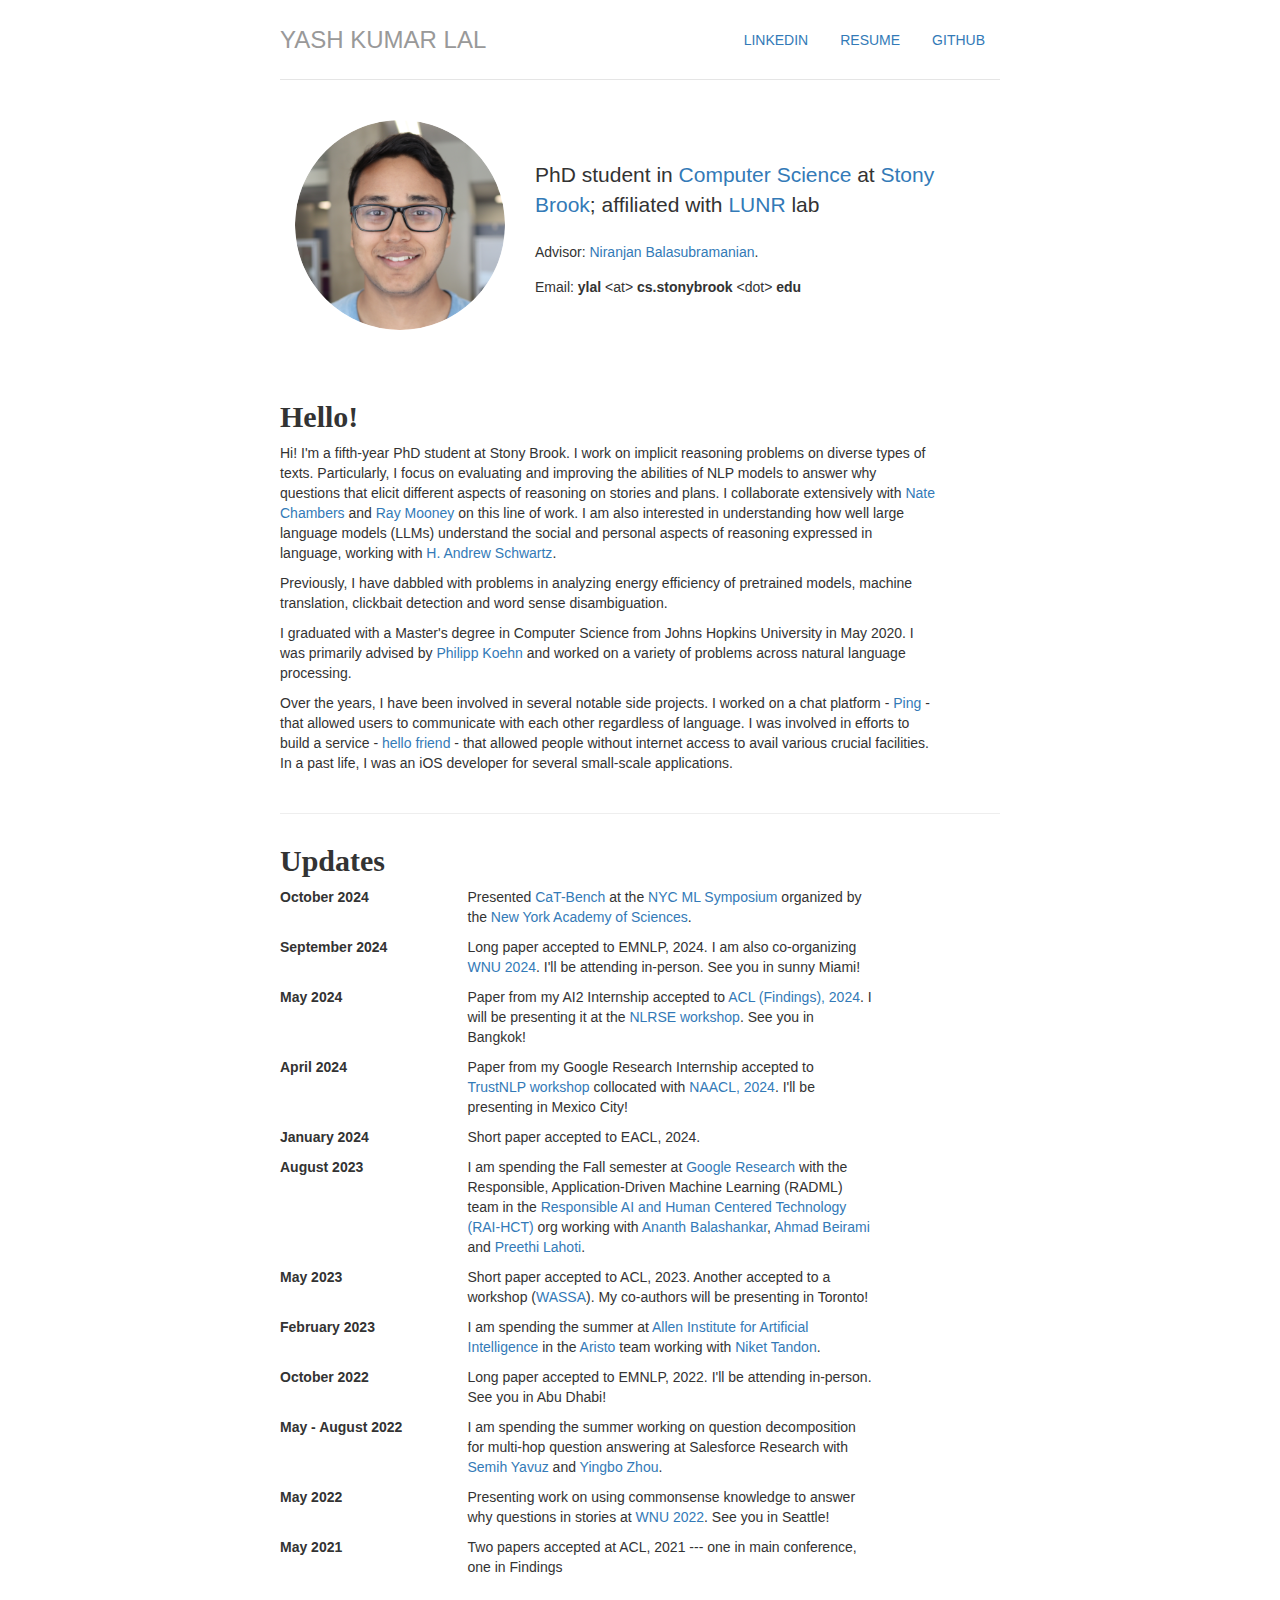
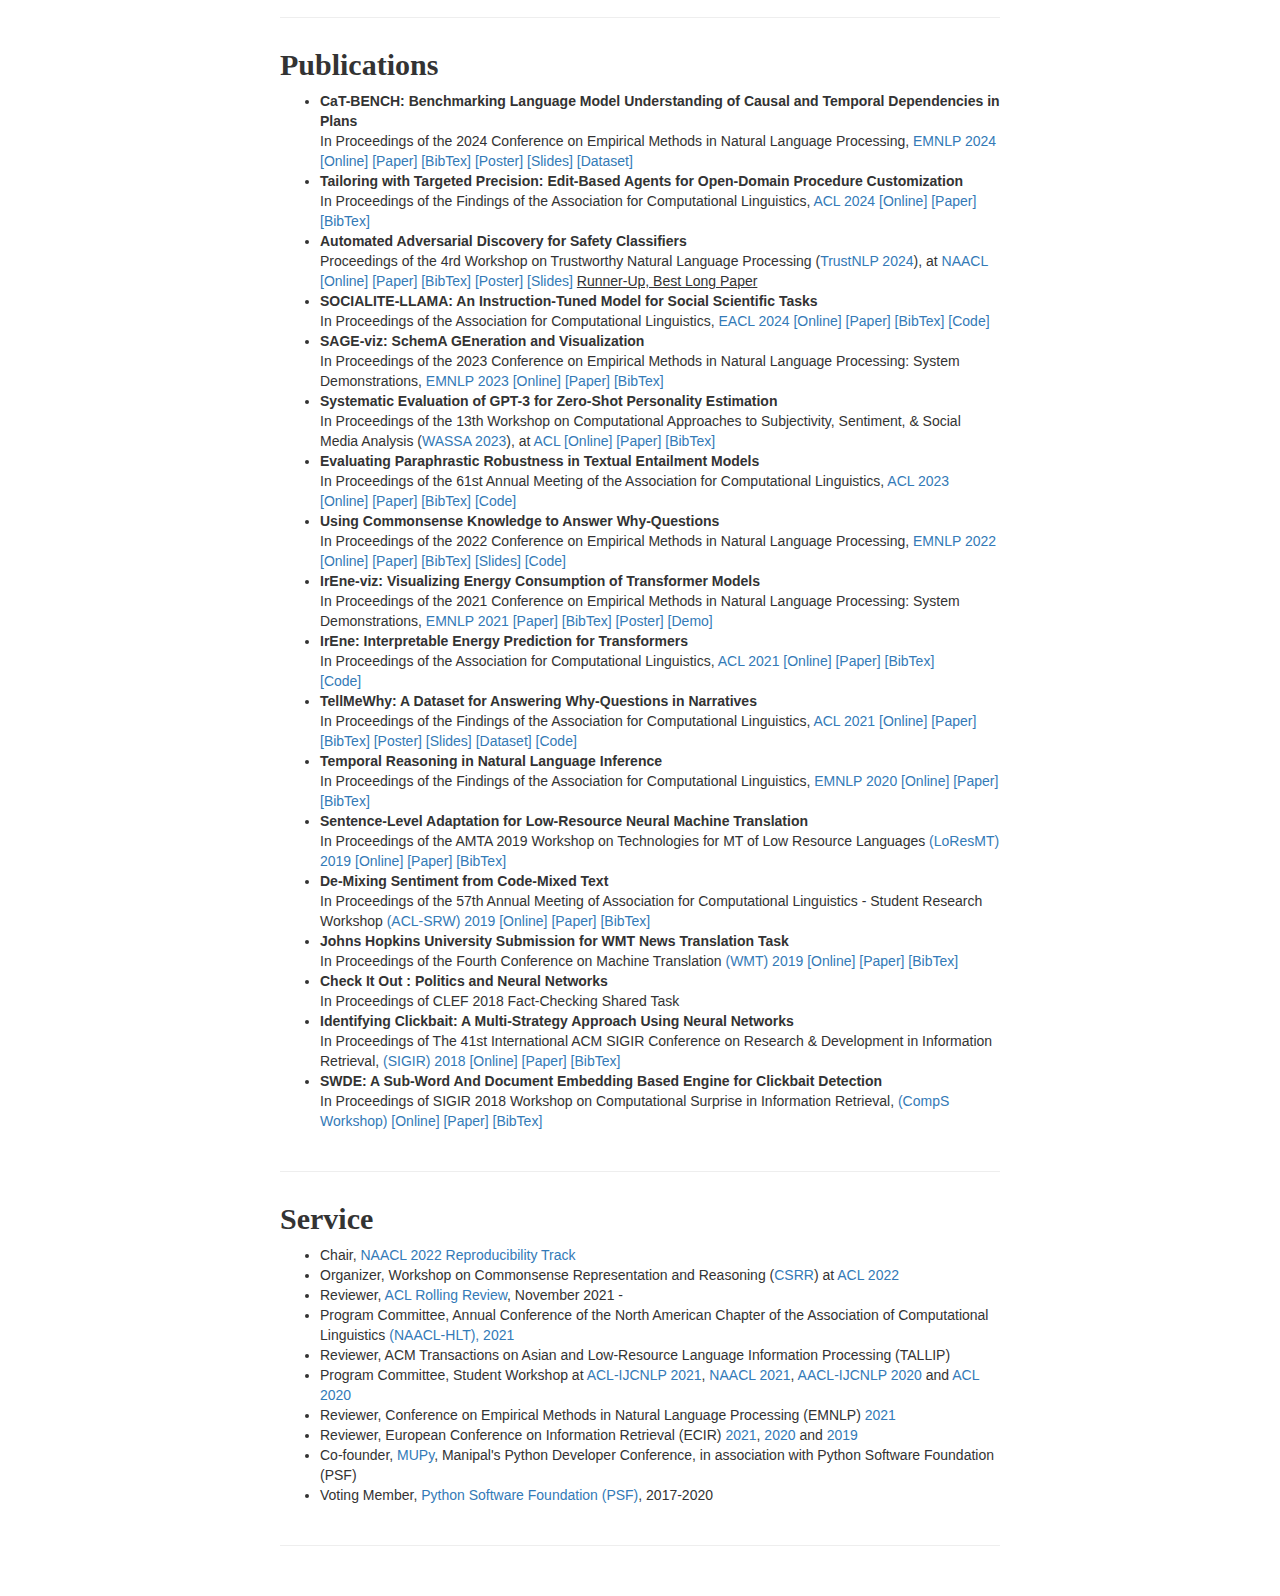
<file: index.html>
<!DOCTYPE html>
<html>
<head>
<meta charset="utf-8">
<meta name="viewport" content="width=device-width, initial-scale=1">

<title>Yash Kumar Lal</title>
<link rel="stylesheet" href="css/bootstrap.css">
<link rel="stylesheet" href="css/style.css">
<link rel="stylesheet" href="css/jumbotron.css">
</head>

<body>

<div class = "container">
	<div class = "header">
		<ul class = "nav nav-pills pull-right">
			<li class="Linkedin"><a href="https://www.linkedin.com/in/yash-kumar-lal-588187122/" title="LinkedIn">LinkedIn</a></li>
			<li class="Resume"><a href="files/cv/Resume.pdf" title="Resume">Resume</a></li>
			<li class="GitHub"><a href="https://github.com/ykl7" title="GitHub">GitHub</a></li>
		</ul>
		<h3 class="text-muted"><a href="index.html">Yash Kumar Lal</a></h3>
	</div>

	<div class="row marketing">
		<div class="col-sm-4">
			<img  class="img-circle avatar" alt="Yash Kumar Lal" src="files/yash.png" width="100%">
		</div>
		<div itemscope itemtype="http://data-vocabulary.org/Person" class="col-sm-8">
			<br/><br/>
			<p class="lead">PhD student in <a href="https://www.cs.stonybrook.edu">Computer Science</a>
			at <a href="https://www.stonybrook.edu">Stony Brook</a>; affiliated with <a href="https://lunr.cs.stonybrook.edu">LUNR</a> lab
			<p>Advisor: <a href="https://www3.cs.stonybrook.edu/~niranjan/">Niranjan Balasubramanian</a>.</p>
			<p>Email: <b>ylal</b> &#60;at> <b>cs.stonybrook</b> &#60;dot> <b>edu</b>
		</div>
	</div>

<section>
	<h2>Hello!</h2>
	<div class="row">
	<div class="col-md-11">
		<p> Hi! I'm a fifth-year PhD student at Stony Brook. I work on implicit reasoning problems on diverse types of texts. Particularly, I focus on evaluating and improving the abilities of NLP models to answer why questions that elicit different aspects of reasoning on stories and plans. I collaborate extensively with <a href="https://www.usna.edu/Users/cs/nchamber/">Nate Chambers</a> and <a href="https://www.cs.utexas.edu/~mooney/">Ray Mooney</a> on this line of work. I am also interested in understanding how well large language models (LLMs) understand the social and personal aspects of reasoning expressed in language, working with <a href="https://www3.cs.stonybrook.edu/~has/">H. Andrew Schwartz</a>.</p>
		<p> Previously, I have dabbled with problems in analyzing energy efficiency of pretrained models, machine translation, clickbait detection and word sense disambiguation.</p>
		<p> I graduated with a Master's degree in Computer Science from Johns Hopkins University in May 2020. I was primarily advised by <a href="http://www.cs.jhu.edu/~phi/">Philipp Koehn</a> and worked on a variety of problems across natural language processing.</p>
		<p> Over the years, I have been involved in several notable side projects. I worked on a chat platform - <a href="https://pingchat.in">Ping</a> - that allowed users to communicate with each other regardless of language. I was involved in efforts to build a service - <a href="http://hello-frrriend.herokuapp.com">hello friend</a> -  that allowed people without internet access to avail various crucial facilities. In a past life, I was an iOS developer for several small-scale applications.</p>
	</div>
	</div>
</section>

<hr />

<section>
	<h2>Updates</h2>

	<div class="row">
		<div class="col-md-3">
			<strong>October 2024</strong>
		</div>
		<div class="col-md-7">
			<p>Presented <a href="https://arxiv.org/abs/2406.15823">CaT-Bench</a> at the <a href="https://www.nyas.org/shaping-science/events/15th-annual-machine-learning-symposium/">NYC ML Symposium</a> organized by the <a href="https://www.nyas.org">New York Academy of Sciences</a>.
		</div>
	</div>

	<div class="row">
		<div class="col-md-3">
			<strong>September 2024</strong>
		</div>
		<div class="col-md-7">
			<p>Long paper accepted to EMNLP, 2024. I am also co-organizing <a href="https://sites.google.com/cs.stonybrook.edu/wnu2024">WNU 2024</a>. I'll be attending in-person. See you in sunny Miami!
		</div>
	</div>

	<div class="row">
		<div class="col-md-3">
			<strong>May 2024</strong>
		</div>
		<div class="col-md-7">
			<p>Paper from my AI2 Internship accepted to <a href="https://2024.aclweb.org">ACL (Findings), 2024</a>. I will be presenting it at the <a href="https://nl-reasoning-workshop.github.io"> NLRSE workshop</a>. See you in Bangkok!
		</div>
	</div>

	<div class="row">
		<div class="col-md-3">
			<strong>April 2024</strong>
		</div>
		<div class="col-md-7">
			<p>Paper from my Google Research Internship accepted to <a href="https://trustnlpworkshop.github.io">TrustNLP workshop</a> collocated with <a href="https://2024.naacl.org">NAACL, 2024</a>. I'll be presenting in Mexico City!
		</div>
	</div>

	<div class="row">
		<div class="col-md-3">
			<strong>January 2024</strong>
		</div>
		<div class="col-md-7">
			<p>Short paper accepted to EACL, 2024.
		</div>
	</div>

	<div class="row">
		<div class="col-md-3">
			<strong>August 2023</strong>
		</div>
		<div class="col-md-7">
			<p>I am spending the Fall semester at <a href="https://research.google">Google Research</a> with the Responsible, Application-Driven Machine Learning (RADML) team in the <a href="https://research.google/teams/responsible-ai/">Responsible AI and Human Centered Technology (RAI-HCT)</a> org working with <a href="https://ananthbalashankar.github.io">Ananth Balashankar</a>, <a href="https://sites.google.com/view/beirami">Ahmad Beirami</a> and <a href="https://www.plahoti.de">Preethi Lahoti</a>.
		</div>
	</div>
	<div class="row">
		<div class="col-md-3">
			<strong>May 2023</strong>
		</div>
		<div class="col-md-7">
			<p>Short paper accepted to ACL, 2023. Another accepted to a workshop (<a href ="https://wassa-workshop.github.io">WASSA</a>). My co-authors will be presenting in Toronto!
		</div>
	</div>

	<div class="row">
		<div class="col-md-3">
			<strong>February 2023</strong>
		</div>
		<div class="col-md-7">
			<p>I am spending the summer at <a href="https://allenai.org">Allen Institute for Artificial Intelligence</a> in the <a href="https://allenai.org/aristo">Aristo</a> team working with <a href="https://allenai.org/team/nikett">Niket Tandon</a>.
		</div>
	</div>

	<div class="row">
		<div class="col-md-3">
			<strong>October 2022</strong>
		</div>
		<div class="col-md-7">
			<p>Long paper accepted to EMNLP, 2022. I'll be attending in-person. See you in Abu Dhabi!
		</div>
	</div>

	<div class="row">
		<div class="col-md-3">
			<strong>May - August 2022</strong>
		</div>
		<div class="col-md-7">
			<p>I am spending the summer working on question decomposition for multi-hop question answering at Salesforce Research with <a href="https://www.linkedin.com/in/semih-yavuz-4303518b/">Semih Yavuz</a> and <a href="https://www.linkedin.com/in/yingbozhou/">Yingbo Zhou</a>.
		</div>
	</div>

	<div class="row">
		<div class="col-md-3">
			<strong>May 2022</strong>
		</div>
		<div class="col-md-7">
			<p>Presenting work on using commonsense knowledge to answer why questions in stories at <a href="https://sites.google.com/view/narrativeunderstanding">WNU 2022</a>. See you in Seattle!
		</div>
	</div>

	<!-- <div class="row">
		<div class="col-md-3">
			<strong>August 2021</strong>
		</div>
		<div class="col-md-7">
			<p>Demo paper accepted to EMNLP, 2021. I'll be attending in-person. See you in Punta Cana!
		</div>
	</div> -->

	<div class="row">
		<div class="col-md-3">
			<strong>May 2021</strong>
		</div>
		<div class="col-md-7">
			<p>Two papers accepted at ACL, 2021 --- one in main conference, one in Findings
		</div>
	</div>

	<!-- <div class="row">
		<div class="col-md-3">
			<strong>September 2020</strong>
		</div>
		<div class="col-md-7">
			<p>Paper accepted to Findings of EMNLP, 2020
		</div>
	</div> -->

	<!-- <div class="row">
		<div class="col-md-3">
			<strong>June 2019</strong>
		</div>
		<div class="col-md-7">
			<p>Paper accepted at <a href="https://sites.google.com/view/loresmt/">LoResMT</a>, <a href="https://www.mtsummit2019.com">MT Summit 2019</a>.
		</div>
	</div>

	<div class="row">
		<div class="col-md-3">
			<strong>June 2019</strong>
		</div>
		<div class="col-md-7">
			<p>Presenting at <a href="http://www.acl2019.org/EN/index.xhtml">ACL 2019</a>. See you in Italy!
		</div>
	</div>

	<div class="row">
		<div class="col-md-3">
			<strong>July 2018</strong>
		</div>
		<div class = "col-md-7">
			<p>Presented a short paper and a workshop paper at <a href="http://sigir.org/sigir2018/">SIGIR 2018</a>
		</div>
	</div>

	<div class="row">
		<div class="col-md-3">
			<strong>November 2017</strong>
		</div>
		<div class="col-md-7">
			<p>Winner of Acceleprise award and RocketSpace award at <a href="https://globaldemoday17.com">AngelHack Global Hackathon Series 2017</a>, finishing in top 6 around the world
		</div>
	</div> -->

	<!-- <div class="row">
		<div class="col-md-3">
			<strong>June 2017</strong>
		</div>
		<div class="col-md-7">
			<p>Awarded overall first place and Amazon AWS prize at AngelHack Hyderabad 2017
		</div>
	</div>

	<div class="row">
		<div class="col-md-3">
			<strong>May 2017</strong>
		</div>
		<div class="col-md-7">
			<p>Finished in Top 10 (across India) in <a href="https://www.acadaccelerator.com/Home/CFDShowCase">Microsoft code.fun.do 2017</a>
		</div>
	</div> -->

</section>

<hr />

<section>
	<h2>Publications</h2>

	<div class="row">
	<div class="col-md-12">
		<ul>
			<li><b>CaT-BENCH: Benchmarking Language Model Understanding of Causal and Temporal Dependencies in Plans</b><br/>In Proceedings of the 2024 Conference on Empirical Methods in Natural Language Processing, <a href="https://2024.emnlp.org">EMNLP 2024</a> <a href="https://aclanthology.org/2024.emnlp-main.1077/">[Online]</a> <a href="files/papers/emnlp2024.pdf">[Paper]</a> <a href="files/bibtex/emnlp2024.txt">[BibTex]</a> <a href="files/posters/emnlp2024.pdf">[Poster]</a> <a href="files/presentations/emnlp2024.pdf">[Slides]</a> <a href="https://huggingface.co/datasets/vanyacohen/CaT-Bench">[Dataset]</a></li>

			<li><b>Tailoring with Targeted Precision: Edit-Based Agents for Open-Domain Procedure Customization</b><br/>In Proceedings of the Findings of the Association for Computational Linguistics, <a href="https://2024.aclweb.org">ACL 2024</a> <a href="https://aclanthology.org/2024.findings-acl.921/">[Online]</a> <a href="files/papers/acl2024F.pdf">[Paper]</a> <a href="files/bibtex/aclF2024.txt">[BibTex]</a></li>

			<li><b>Automated Adversarial Discovery for Safety Classifiers</b><br/>Proceedings of the 4rd Workshop on Trustworthy Natural Language Processing (<a href="https://trustnlpworkshop.github.io">TrustNLP 2024</a>), at <a href="https://2024.naacl.org">NAACL</a> <a href="https://aclanthology.org/2024.trustnlp-1.2/">[Online]</a> <a href="files/papers/trustnlp2024.pdf">[Paper]</a> <a href="files/bibtex/trustnlp2024.txt">[BibTex]</a> <a href="files/posters/trustnlp2024.pdf">[Poster]</a> <a href="files/presentations/trustnlp2024.pdf">[Slides]</a> <u>Runner-Up, Best Long Paper</u></li>

			<li><b>SOCIALITE-LLAMA: An Instruction-Tuned Model for Social Scientific Tasks</b><br/>In Proceedings of the Association for Computational Linguistics, <a href="https://2024.eacl.org">EACL 2024</a> <a href="https://aclanthology.org/2024.eacl-short.40/">[Online]</a> <a href="files/papers/eacl2024.pdf">[Paper]</a> <a href="files/bibtex/eacl2024.txt">[BibTex]</a> <a href="https://github.com/humanlab/SocialiteLlama">[Code]</a></li>

			<li><b>SAGE-viz: SchemA GEneration and Visualization</b><br/>In Proceedings of the 2023 Conference on Empirical Methods in Natural Language Processing: System Demonstrations, <a href="https://2023.emnlp.org">EMNLP 2023</a> <a href="https://aclanthology.org/2023.emnlp-demo.29/">[Online]</a> <a href="files/papers/emnlpD2023.pdf">[Paper]</a> <a href="files/bibtex/emnlpD2023.txt">[BibTex]</a> </li>

			<li><b>Systematic Evaluation of GPT-3 for Zero-Shot Personality Estimation</b><br/>In Proceedings of the 13th Workshop on Computational Approaches to Subjectivity, Sentiment, & Social Media Analysis (<a href="https://wassa-workshop.github.io">WASSA 2023</a>), at <a href="https://2023.aclweb.org">ACL</a> <a href="https://aclanthology.org/2023.wassa-1.34/">[Online]</a> <a href="files/papers/wassa2023.pdf">[Paper]</a> <a href="files/bibtex/wassa2023.txt">[BibTex]</a></li>

			<li><b>Evaluating Paraphrastic Robustness in Textual Entailment Models</b><br/>In Proceedings of the 61st Annual Meeting of the Association for Computational Linguistics, <a href="https://2023.aclweb.org">ACL 2023</a> <a href="https://aclanthology.org/2023.acl-short.76/">[Online]</a> <a href="files/papers/acl2023.pdf">[Paper]</a> <a href="files/bibtex/acl2023.txt">[BibTex]</a> <a href="https://github.com/StonyBrookNLP/parte">[Code]</a></li>

			<li><b>Using Commonsense Knowledge to Answer Why-Questions</b><br/>In Proceedings of the 2022 Conference on Empirical Methods in Natural Language Processing, <a href="https://2022.emnlp.org">EMNLP 2022</a> <a href="https://aclanthology.org/2022.emnlp-main.79/">[Online]</a> <a href="files/papers/emnlp2022.pdf">[Paper]</a> <a href="files/bibtex/emnlp2022.txt">[BibTex]</a> <a href="files/presentations/emnlp2022.pdf">[Slides]</a> <a href="https://github.com/StonyBrookNLP/knowwhy">[Code]</a></li>

			<li><b>IrEne-viz: Visualizing Energy Consumption of Transformer Models</b><br/>In Proceedings of the 2021 Conference on Empirical Methods in Natural Language Processing: System Demonstrations, <a href="https://2021.emnlp.org">EMNLP 2021</a> <a href="files/papers/emnlpD2021.pdf">[Paper]</a> <a href="files/bibtex/emnlpD2021.txt">[BibTex]</a> <a href="files/posters/emnlpD2021.pdf">[Poster]</a> <a href="https://stonybrooknlp.github.io/irene/demo/">[Demo]</a></li>

			<li><b>IrEne: Interpretable Energy Prediction for Transformers</b><br/>In Proceedings of the Association for Computational Linguistics, <a href="https://2021.aclweb.org">ACL 2021</a> <a href="https://aclanthology.org/2021.acl-long.167/">[Online]</a> <a href="files/papers/acl2021.pdf">[Paper]</a> <a href="files/bibtex/acl2021.txt">[BibTex]</a></li> <a href="https://github.com/StonyBrookNLP/irene">[Code]</a>

			<li><b>TellMeWhy: A Dataset for Answering Why-Questions in Narratives</b><br/>In Proceedings of the Findings of the Association for Computational Linguistics, <a href="https://2021.aclweb.org">ACL 2021</a> <a href="https://aclanthology.org/2021.findings-acl.53/">[Online]</a> <a href="files/papers/acl2021F.pdf">[Paper]</a> <a href="files/bibtex/aclF2021.txt">[BibTex]</a> <a href="files/posters/acl2021F.pdf">[Poster]</a> <a href="files/presentations/acl2021F.pdf">[Slides]</a> <a href="https://huggingface.co/datasets/StonyBrookNLP/tellmewhy">[Dataset]</a> <a href="https://github.com/StonyBrookNLP/knowwhy">[Code]</a></li>

			<li><b>Temporal Reasoning in Natural Language Inference</b><br/>In Proceedings of the Findings of the Association for Computational Linguistics, <a href="https://2020.emnlp.org">EMNLP 2020</a> <a href="https://aclanthology.org/2020.findings-emnlp.363/">[Online]</a> <a href="files/papers/emnlp2020.pdf">[Paper]</a> <a href="files/bibtex/emnlp2020.txt">[BibTex]</a></li>

			<li><b>Sentence-Level Adaptation for Low-Resource Neural Machine Translation</b><br/>In Proceedings of the AMTA 2019 Workshop on Technologies for MT of Low Resource Languages <a href="https://sites.google.com/view/loresmt/">(LoResMT) 2019</a> <a href="https://aclanthology.org/W19-6807/">[Online]</a> <a href="files/papers/loresmt2019.pdf">[Paper]</a> <a href="files/bibtex/loresmt2019.txt">[BibTex]</a></li>

			<li><b>De-Mixing Sentiment from Code-Mixed Text</b><br/>In Proceedings of the 57th Annual Meeting of Association for Computational Linguistics - Student Research Workshop <a href="https://sites.google.com/view/acl19studentresearchworkshop/">(ACL-SRW) 2019</a> <a href="https://aclanthology.org/P19-2052/">[Online]</a> <a href="files/papers/acl2019.pdf">[Paper]</a> <a href="files/bibtex/acl2019.txt">[BibTex]</a></li>

			<li><b>Johns Hopkins University Submission for WMT News Translation Task</b><br/>In Proceedings of the Fourth Conference on Machine Translation <a href="http://www.statmt.org/wmt19/">(WMT) 2019</a> <a href="https://aclanthology.org/W19-5329/">[Online]</a> <a href="files/papers/wmt2019.pdf">[Paper]</a> <a href="files/bibtex/wmt2019.txt">[BibTex]</a></li>	

			<li><b>Check It Out : Politics and Neural Networks</b><br/>In Proceedings of CLEF 2018 Fact-Checking Shared Task</li>

			<li><b>Identifying Clickbait: A Multi-Strategy Approach Using Neural Networks</b><br/>In Proceedings of The 41st International ACM SIGIR Conference on Research & Development in Information Retrieval, <a href="http://sigir.org/sigir2018/">(SIGIR) 2018</a> <a href="http://delivery.acm.org/10.1145/3220000/3210144/p1225-kumar.pdf?ip=162.129.251.85&id=3210144&acc=ACTIVE%20SERVICE&key=7777116298C9657D%2E34B115928DB6308C%2E4D4702B0C3E38B35%2E4D4702B0C3E38B35&__acm__=1560367107_0d6a19ee28e97178039fb9b28fefcd4c">[Online]</a> <a href="files/papers/sigir2018.pdf">[Paper]</a> <a href="files/bibtex/sigir2018.txt">[BibTex]</a></li>

			<li><b>SWDE: A Sub-Word And Document Embedding Based Engine for Clickbait Detection</b><br/>In Proceedings of SIGIR 2018 Workshop on Computational Surprise in Information Retrieval, <a href="https://sites.google.com/view/computational-surprise2018/home">(CompS Workshop)</a> <a href="https://arxiv.org/abs/1808.00957">[Online]</a> <a href="files/papers/compsSIGIR.pdf">[Paper]</a> <a href="files/bibtex/compsSIGIR.txt">[BibTex]</a></li>
		</ul>
	</div>
	</div>
</section>

<hr />

<section>
	<h2>Service</h2>
	<div class="row">
	<div class="col-md-12">
		<ul>
			<li>Chair, <a href="https://2022.naacl.org">NAACL 2022</a> <a href="https://naacl2022-reproducibility-track.github.io">Reproducibility Track</a></li>
			<li>Organizer, Workshop on Commonsense Representation and Reasoning (<a href="https://csrr-workshop.github.io">CSRR</a>) at <a href="https://www.2022.aclweb.org">ACL 2022</a></li>
			<li>Reviewer, <a href="https://aclrollingreview.org">ACL Rolling Review</a>, November 2021 -</li>
			<li>Program Committee, Annual Conference of the North American Chapter of the Association of Computational Linguistics <a href="https://2021.naacl.org">(NAACL-HLT), 2021</a></li>
			<li>Reviewer, ACM Transactions on Asian and Low-Resource Language Information Processing (TALLIP) <a href="https://dl.acm.org/journal/tallip"></a></li>
			<li>Program Committee, Student Workshop at <a href="https://sites.google.com/view/acl-ijcnlp-2021-srw/">ACL-IJCNLP 2021</a>, <a href="https://naacl2021-srw.github.io">NAACL 2021</a>, <a href="https://aacl2020-srw.github.io">AACL-IJCNLP 2020</a> and <a href="https://acl2020.org">ACL 2020</a></li>
			<li>Reviewer, Conference on Empirical Methods in Natural Language Processing (EMNLP) <a href="https://2021.emnlp.org">2021</a></li>
			<li>Reviewer, European Conference on Information Retrieval (ECIR) <a href="https://www.ecir2021.eu">2021</a>, <a href="https://ecir2020.org">2020</a> and <a href="https://ecir2019.org">2019</a></li>
			<!-- <li>Volunteer, <a href="https://mentorship.aclweb.org/Home.html">ACL Year-Round Mentorship Initiative</a> -->
			<li>Co-founder, <a href="http://pypals.org/μpy">MUPy</a>, Manipal's Python Developer Conference, in association with Python Software Foundation (PSF)</li>			
			<li>Voting Member, <a href="https://www.python.org/psf/">Python Software Foundation (PSF)</a>, 2017-2020</li>
		</ul>
	</div>
	</div>
</section>

<hr />

</div>
</div>

</body>
</html>
</file>
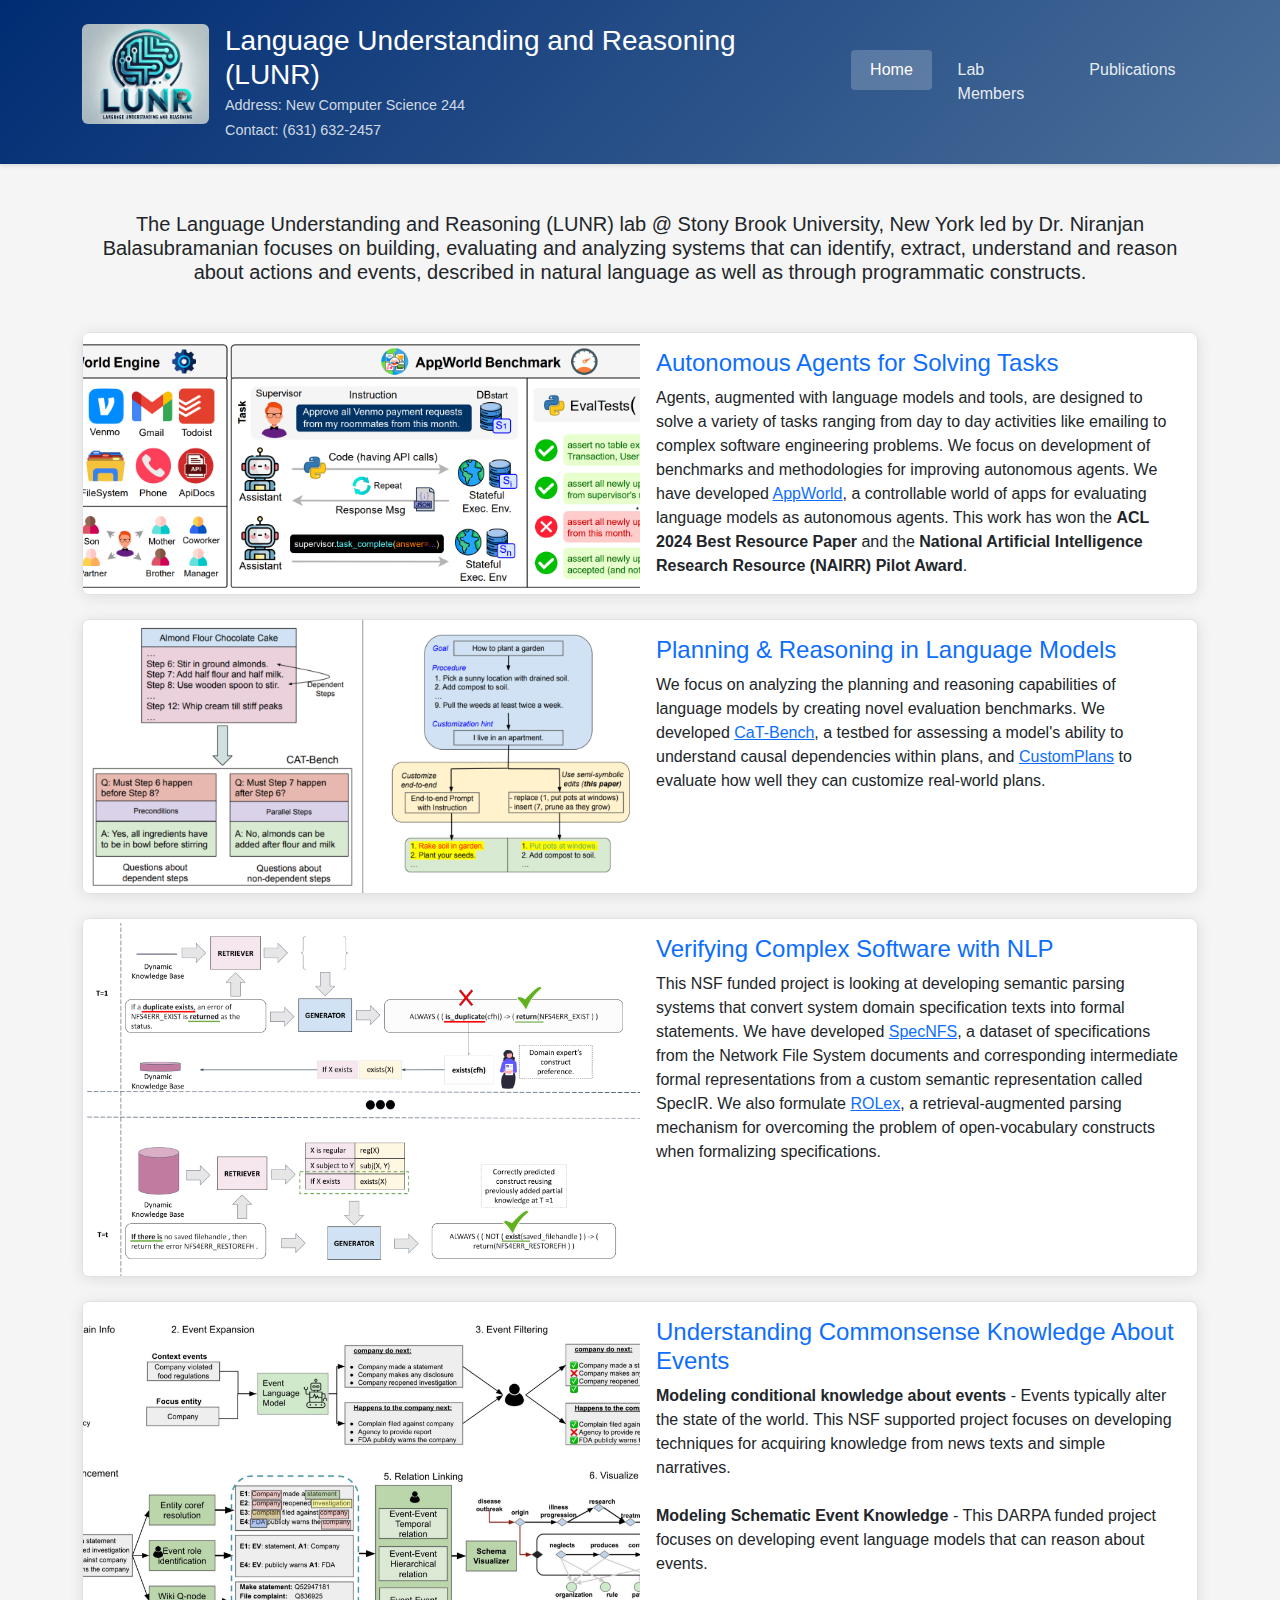
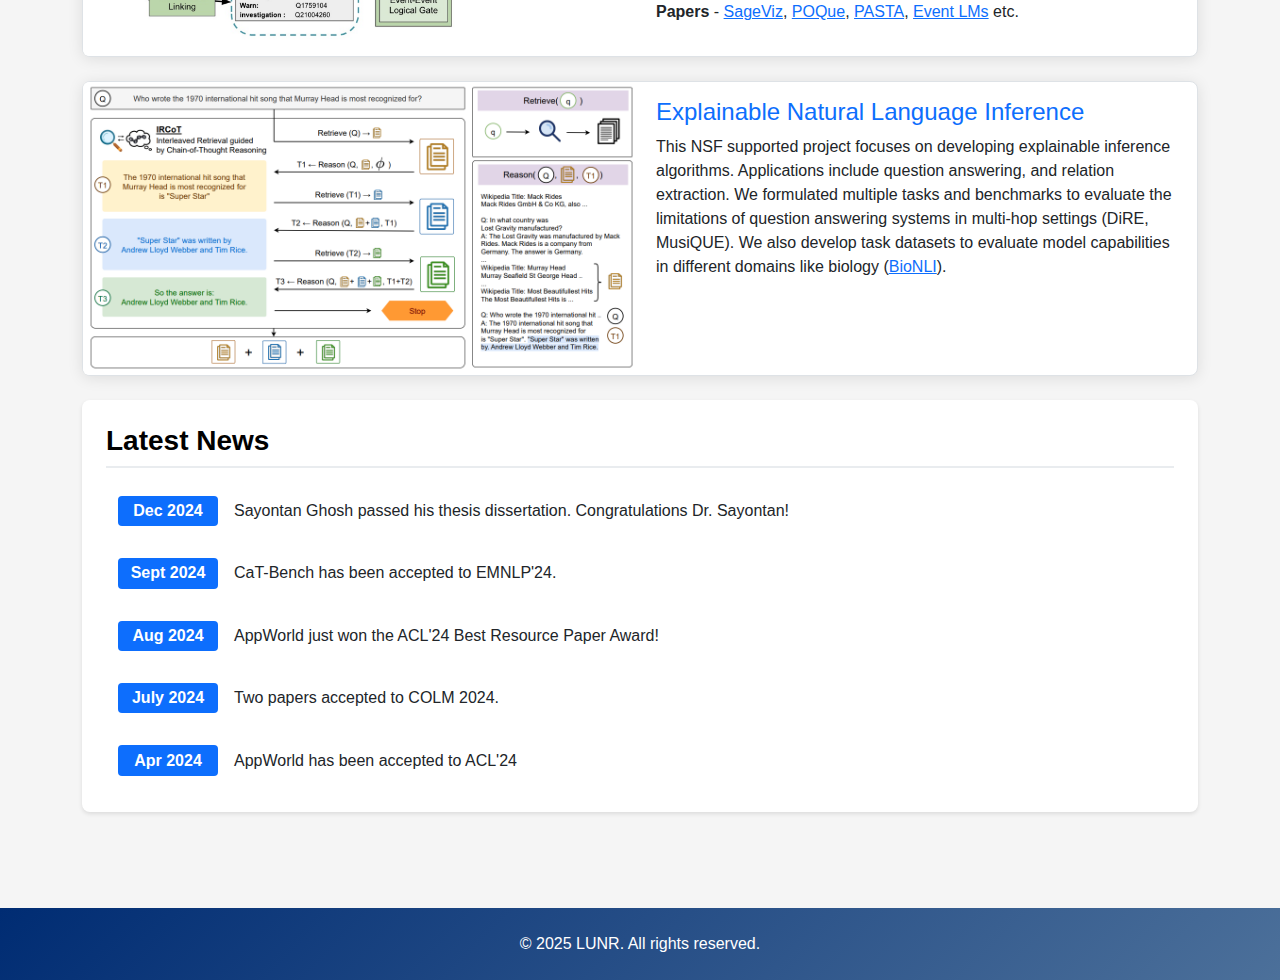
<file: labwebsite/home.html>
<!DOCTYPE html>
<html lang="en">
<head>
    <meta charset="UTF-8">
    <meta name="viewport" content="width=device-width, initial-scale=1.0">
    <title>LUNR Lab - Language Understanding and Reasoning</title>
    <link href="https://cdn.jsdelivr.net/npm/bootstrap@5.3.0/dist/css/bootstrap.min.css" rel="stylesheet">
    <link href="home.css" rel="stylesheet">
</head>
<body>
    <header class="text-white p-4">
        <div class="container">
            <div class="header-content">
                <div class="logo-section">
                    <img src="images/LUNR.png" class="img-fluid rounded h-100 object-fit-cover">
                    <div class="lab-info">
                        <h3 class="mb-0">Language Understanding and Reasoning (LUNR)</h3>
                        <p class="contact-info mb-0">Address: New Computer Science 244</p>
                        <p class="contact-info mb-0">Contact: (631) 632-2457</p>
                    </div>
                    <!-- <h3 class="mb-0">Language Understanding and Reasoning (LUNR)</h3> -->
                </div>
                
                <nav class="navbar navbar-expand-lg">
                    <button class="navbar-toggler" type="button" data-bs-toggle="collapse" data-bs-target="#navbarNav">
                        <span class="navbar-toggler-icon"></span>
                    </button>
                    <div class="collapse navbar-collapse" id="navbarNav">
                        <ul class="navbar-nav">
                            <li class="nav-item"><a href="home.html" class="nav-link active">Home</a></li>
                            <li class="nav-item"><a href="lab_members.html" class="nav-link">Lab Members</a></li>
                            <li class="nav-item"><a href="publications.html" class="nav-link">Publications</a></li>
                        </ul>
                    </div>
                </nav>
            </div>
        </div>
    </header>

    <main class="container py-5">
        <div class="text-center mb-5">
            <h5>The Language Understanding and Reasoning (LUNR) lab @ Stony Brook University, New York led by Dr. Niranjan Balasubramanian focuses on building, evaluating and analyzing systems that can identify, extract, understand and reason about actions and events, described in natural language as well as through programmatic constructs.</h5>
        </div>
        
        <!-- <h3 class="mb-4">Research Projects</h3> -->

        <div class="card mb-4">
            <div class="row g-0">
                <div class="col-md-6">
                    <img src="images/Appworld.png" alt="Agents" class="img-fluid rounded-start h-100 object-fit">
                </div>
                <div class="col-md-6">
                    <div class="card-body">
                        <h4 class="card-title text-primary">
                            Autonomous Agents for Solving Tasks
                        </h4>
                        <p class="card-text">Agents, augmented with language models and tools, are designed to solve a variety of tasks ranging from day to day activities like emailing to complex software engineering problems. We focus on development of benchmarks and methodologies for improving autonomous agents. We have developed <a href="https://appworld.dev/">AppWorld</a>, a controllable world of apps for evaluating language models as autonomous agents. This work has won the <b>ACL 2024 Best Resource Paper</b> and the <b>National Artificial Intelligence Research Resource (NAIRR) Pilot Award</b>.</p>
                    </div>
                </div>
            </div>
        </div>

        
        <div class="card mb-4">
            <div class="row g-0">
                <div class="col-md-6">
                    <img src="images/Plan_Reason.png" alt="Planning & Reasoning in NLP" class="img-fluid rounded-start h-100 object-fit-cover">
                </div>
                <div class="col-md-6">
                    <div class="card-body">
                        <h4 class="card-title text-primary">Planning & Reasoning in Language Models</h4>
                        <p class="card-text">We focus on analyzing the planning and reasoning capabilities of language models by creating novel evaluation benchmarks. We developed <a href="https://aclanthology.org/2024.emnlp-main.1077/">CaT-Bench</a>, a testbed for assessing a model's ability to understand causal dependencies within plans, and <a href="https://aclanthology.org/2024.findings-acl.921/">CustomPlans</a> to evaluate how well they can customize real-world plans.</p>
                    </div>
                </div>
            </div>
        </div>


        <div class="card mb-4">
            <div class="row g-0">
                <div class="col-md-6">
                    <img src="images/OVC.png" alt="Software Verification" class="img-fluid rounded-start h-100 object-fit-cover">
                </div>
                <div class="col-md-6">
                    <div class="card-body">
                        <h4 class="card-title text-primary">Verifying Complex Software with NLP</h4>
                        <p class="card-text">This NSF funded project is looking at developing semantic parsing systems that convert system domain specification texts into formal statements. We have developed <a href="https://aclanthology.org/2022.lrec-1.233">SpecNFS</a>, a dataset of specifications from the Network File System documents and corresponding intermediate formal representations from a custom semantic representation called SpecIR. We also formulate <a href="https://openreview.net/forum?id=BgvgMxY8s5#discussion">ROLex</a>, a retrieval-augmented parsing mechanism for overcoming the problem of open-vocabulary constructs when formalizing specifications.</p>
                    </div>
                </div>
            </div>
        </div>


        <div class="card mb-4">
            <div class="row g-0">
                <div class="col-md-6">
                    <img src="images/SageViz.png" alt="Commonsense Knowledge" class="img-fluid rounded-start h-100 object-fit-cover">
                </div>
                <div class="col-md-6">
                    <div class="card-body">
                        <h4 class="card-title text-primary">Understanding Commonsense Knowledge About Events</h4>
                        <ul class="list-unstyled">
                            <li><strong>Modeling conditional knowledge about events</strong> - Events typically alter the state of the world. This NSF supported project focuses on developing techniques for acquiring knowledge from news texts and simple narratives.</li>
                        </br>
                            <li><strong>Modeling Schematic Event Knowledge</strong> - This DARPA funded project focuses on developing event language models that can reason about events.</li>
                        </br>
                            <li><strong>Papers</strong> - <a href="https://aclanthology.org/2023.emnlp-demo.29/">SageViz</a>, <a href="https://arxiv.org/abs/2212.02629">POQue</a>, <a href="https://direct.mit.edu/tacl/article/doi/10.1162/tacl_a_00600/118075">PASTA</a>, <a href="https://arxiv.org/abs/2302.07139">Event LMs</a>  etc.</li>
                        </ul>
                    </div>
                </div>
            </div>
        </div>


        <div class="card mb-6">
            <div class="row g-0">
                <div class="col-md-6">
                    <img src="images/IRCoT.png" alt="Natural Language Inference" class="img-fluid rounded-start h-100 object-fit">
                </div>
                <div class="col-md-6">
                    <div class="card-body">
                        <h4 class="card-title text-primary">
                            Explainable Natural Language Inference
                        </h4>
                        <p class="card-text">This NSF supported project focuses on developing explainable inference algorithms. Applications include question answering, and relation extraction. We formulated multiple tasks and benchmarks to evaluate the limitations of question answering systems in multi-hop settings (<a>DiRE</a>, <a>MusiQUE</a>). We also develop task datasets to evaluate model capabilities in different domains like biology (<a href="https://stonybrooknlp.github.io/BioNLI/">BioNLI</a>).</p>
                    </div>
                </div>
            </div>
        </div>
        </br>

        <div class="latest-news">
            <h3>Latest News</h3>
            <ul class="news-list">
                <li class="news-item">
                    <div class="news-date">Dec 2024</div>
                    <div class="news-content">Sayontan Ghosh passed his thesis dissertation. Congratulations Dr. Sayontan!</div>
                </li>
                <li class="news-item">
                    <div class="news-date">Sept 2024</div>
                    <div class="news-content">CaT-Bench has been accepted to EMNLP'24.</div>
                </li>
                <li class="news-item">
                    <div class="news-date">Aug 2024</div>
                    <div class="news-content">AppWorld just won the ACL'24 Best Resource Paper Award!</div>
                </li>
                <li class="news-item">
                    <div class="news-date">July 2024</div>
                    <div class="news-content">Two papers accepted to COLM 2024.</div>
                </li>
                <li class="news-item">
                    <div class="news-date">Apr 2024</div>
                    <div class="news-content">AppWorld has been accepted to ACL'24</div>
                </li>
            </ul>
        </div>

    </main>

    <footer class="text-white py-4 mt-5">
        <div class="container text-center">
            <p class="mb-0">&copy; 2025 LUNR. All rights reserved.</p>
        </div>
    </footer>

    <script src="https://cdn.jsdelivr.net/npm/bootstrap@5.3.0/dist/js/bootstrap.bundle.min.js"></script>
</body>
</html>
</file>
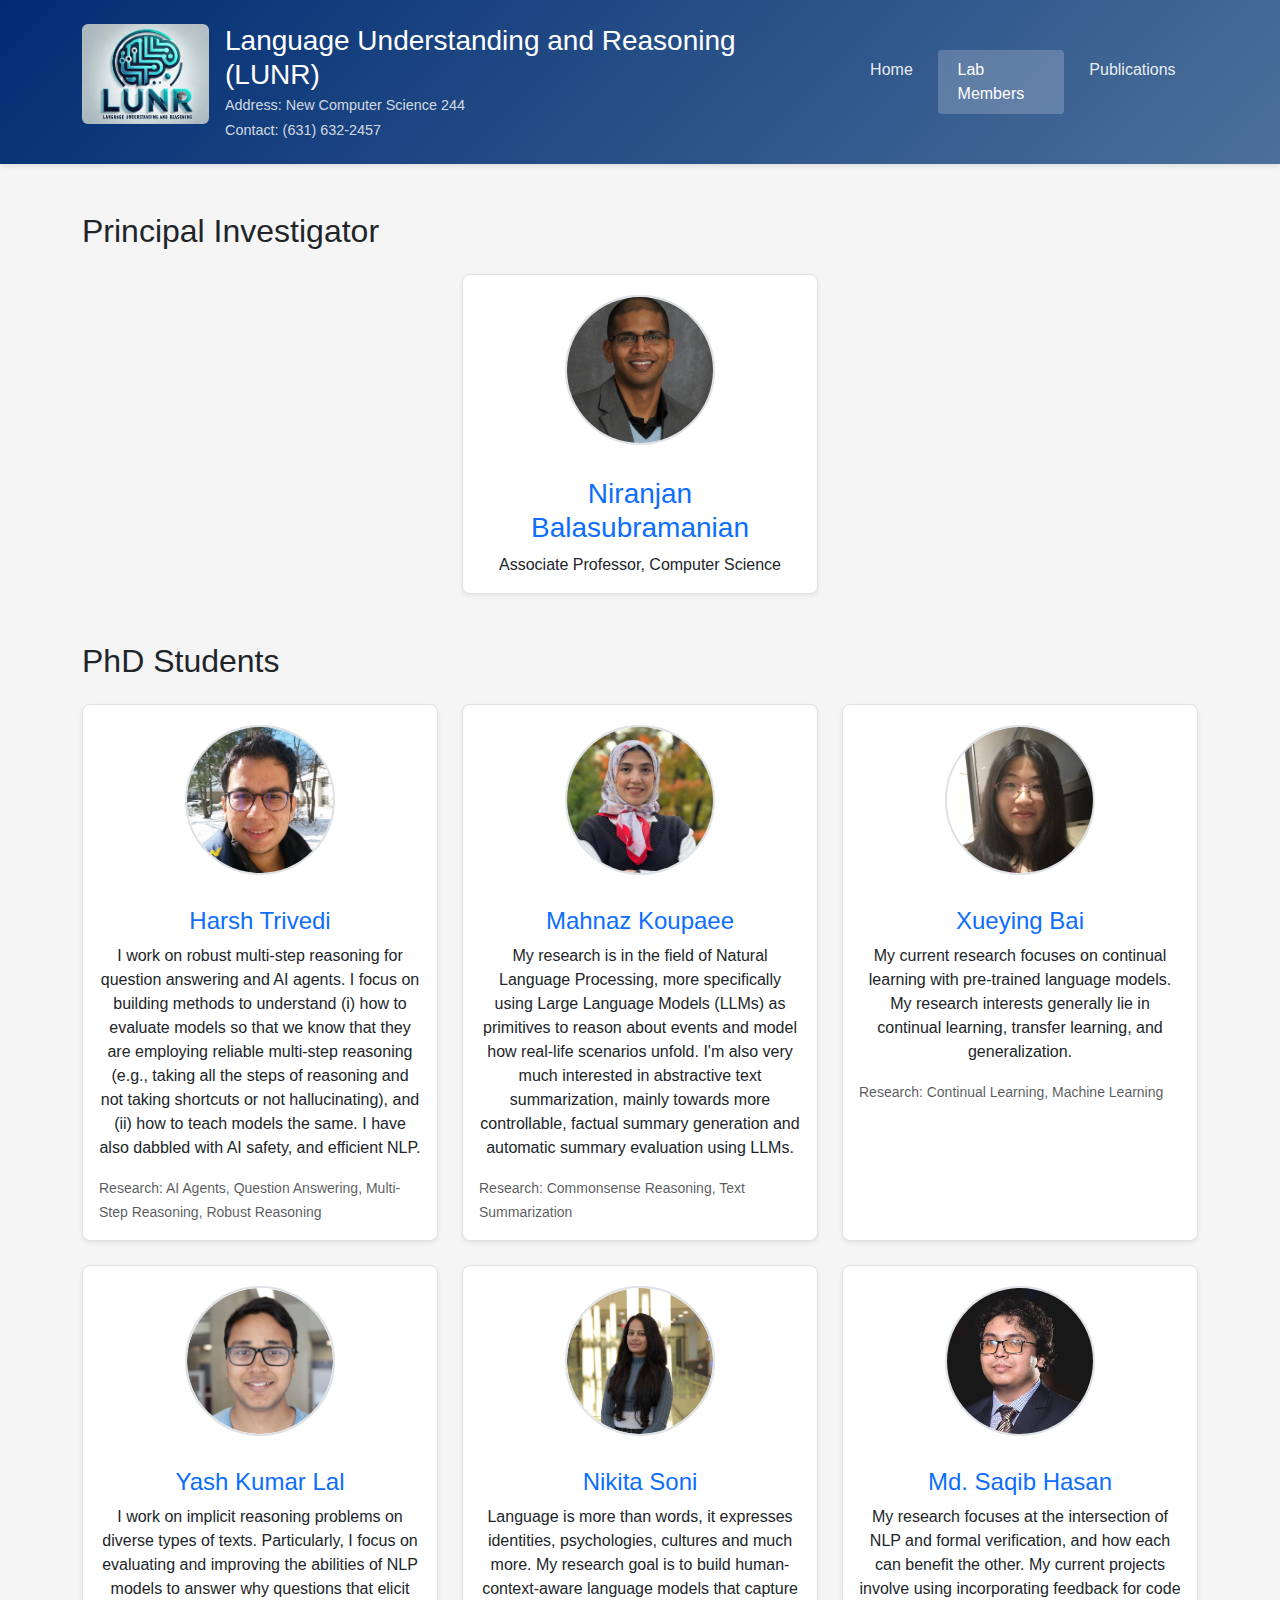
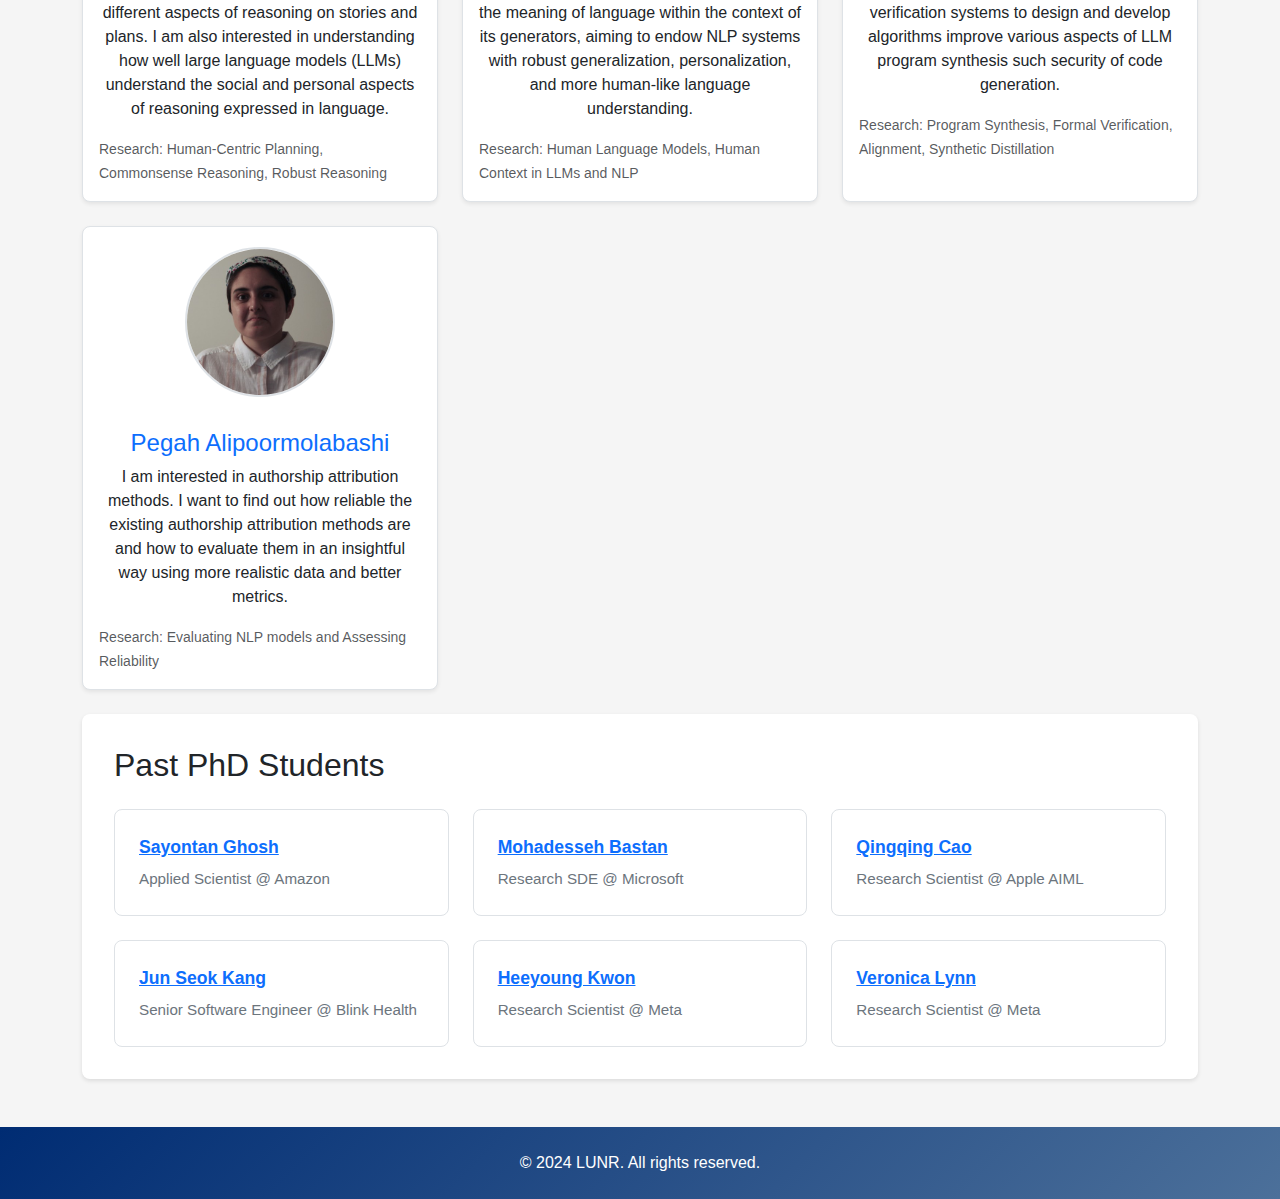
<file: labwebsite/lab_members.html>
<!DOCTYPE html>
<html lang="en">
<head>
    <meta charset="UTF-8">
    <meta name="viewport" content="width=device-width, initial-scale=1.0">
    <title>LUNR Lab - Language Understanding and Reasoning</title>
    <link href="https://cdn.jsdelivr.net/npm/bootstrap@5.3.0/dist/css/bootstrap.min.css" rel="stylesheet">
    <link href="home.css" rel="stylesheet">
    <style>
        body {
            background-color: #f5f5f5;
        }
        
        .card {
            border: 1px solid #dee2e6;
            border-radius: 8px;
        }
        
        .card .rounded-circle {
            margin-top: 20px;
        }
    </style>
</head>
<body>
    <header class="text-white p-4">
        <div class="container">
            <div class="header-content">
                <div class="logo-section">
                    <img src="images/LUNR.png" class="img-fluid rounded h-100 object-fit-cover">
                    <div class="lab-info">
                        <h3 class="mb-0">Language Understanding and Reasoning (LUNR)</h3>
                        <p class="contact-info mb-0">Address: New Computer Science 244</p>
                        <p class="contact-info mb-0">Contact: (631) 632-2457</p>
                    </div>
                    <!-- <h3 class="mb-0">Language Understanding and Reasoning (LUNR)</h3> -->
                </div>
                <nav class="navbar navbar-expand-lg">
                    <button class="navbar-toggler" type="button" data-bs-toggle="collapse" data-bs-target="#navbarNav">
                        <span class="navbar-toggler-icon"></span>
                    </button>
                    <div class="collapse navbar-collapse" id="navbarNav">
                        <ul class="navbar-nav">
                            <li class="nav-item"><a href="home.html" class="nav-link">Home</a></li>
                            <li class="nav-item"><a href="lab_members.html" class="nav-link active">Lab Members</a></li>
                            <li class="nav-item"><a href="publications.html" class="nav-link">Publications</a></li>
                        </ul>
                    </div>
                </nav>
            </div>
        </div>
    </header>

    <main class="container my-5">
        <section>
            <h2 class="mb-4">Principal Investigator</h2>
            <div class="row mb-5">
                <div class="col-4"></div>
                <div class="col-4">
                    <div class="card h-100 shadow-sm">
                        <div class="d-flex justify-content-center mb-3">
                            <img src="images/Niranjan.jpg" 
                                 class="rounded-circle border border-2"
                                 alt="Profile Picture" 
                                 style="width: 150px; height: 150px; object-fit: cover;">
                        </div>
                        <div class="card-body">
                            <h3 class="card-title text-center"><a href="https://www3.cs.stonybrook.edu/~niranjan/" class="text-decoration-none">Niranjan Balasubramanian</a></h3>
                            <p class="card-text text-center">Associate Professor, Computer Science</p>
                        </div>
                    </div>
                </div>
                <div class="col-4"></div>
            </div>

            <h2 class="mb-4">PhD Students</h2>
            <div class="row row-cols-1 row-cols-md-3 g-4">
                <div class="col">
                    <div class="card h-100 shadow-sm">
                        <div class="d-flex justify-content-center mb-3">
                            <img src="images/Harsh.jpg" 
                                 class="rounded-circle border border-2"
                                 alt="Profile Picture" 
                                 style="width: 150px; height: 150px; object-fit: cover;">
                        </div>
                        <div class="card-body">
                            <h4 class="card-title text-center"><a href="https://harshtrivedi.me" class="text-decoration-none">Harsh Trivedi</a></h4>
                            <p class="card-text text-center">I work on robust multi-step reasoning for question answering and AI agents. I focus on building methods to understand (i) how to evaluate models so that we know that they are employing reliable multi-step reasoning (e.g., taking all the steps of reasoning and not taking shortcuts or not hallucinating), and (ii) how to teach models the same. I have also dabbled with AI safety, and efficient NLP.</p>
                            <p class="card-text"><small class="text-muted">Research: AI Agents, Question Answering, Multi-Step Reasoning, Robust Reasoning</small></p>
                        </div>
                    </div>
                </div>
                <div class="col">
                    <div class="card h-100 shadow-sm">
                        <div class="d-flex justify-content-center mb-3">
                            <img src="images/Mahnaz.jpeg" 
                                 class="rounded-circle border border-2"
                                 alt="Profile Picture" 
                                 style="width: 150px; height: 150px; object-fit: cover;">
                        </div>
                        <div class="card-body">
                            <h4 class="card-title text-center"><a href="https://www3.cs.stonybrook.edu/~mkoupaee/" class="text-decoration-none">Mahnaz Koupaee</a></h4>
                            <p class="card-text text-center">My research is in the field of Natural Language Processing, more specifically using Large Language Models (LLMs) as primitives to reason about events and model how real-life scenarios unfold. I'm also very much interested in abstractive text summarization, mainly towards more controllable, factual summary generation and automatic summary evaluation using LLMs.</p>
                            <p class="card-text"><small class="text-muted">Research: Commonsense Reasoning, Text Summarization</small></p>
                        </div>
                    </div>
                </div>
                <div class="col">
                    <div class="card h-100 shadow-sm">
                        <div class="d-flex justify-content-center mb-3">
                            <img src="images/Xueying.jpeg" 
                                 class="rounded-circle border border-2"
                                 alt="Profile Picture" 
                                 style="width: 150px; height: 150px; object-fit: cover;">
                        </div>
                        <div class="card-body">
                            <h4 class="card-title text-center"><a href="https://www.linkedin.com/in/xueying-bai-296aa712b/" class="text-decoration-none">Xueying Bai</a></h4>
                            <p class="card-text text-center">My current research focuses on continual learning with pre-trained language models. My research interests generally lie in continual learning, transfer learning, and generalization.</p>
                            <p class="card-text"><small class="text-muted">Research: Continual Learning, Machine Learning</small></p>
                        </div>
                    </div>
                </div>
                <!-- <div class="col">
                    <div class="card h-100 shadow-sm">
                        <div class="d-flex justify-content-center mb-3">
                            <img src="images/Sayontan.jpeg" 
                                 class="rounded-circle border border-2"
                                 alt="Profile Picture" 
                                 style="width: 150px; height: 150px; object-fit: cover;">
                        </div>
                        <div class="card-body">
                            <h4 class="card-title text-center"><a href="https://www.linkedin.com/in/sayontan-ghosh-81a60679/" class="text-decoration-none">Sayontan Ghosh</a></h4>
                            <p class="card-text text-center">My primary research focus is on evaluating LLMs for state-based reasoning in text media such as narratives, conversation, etc. Apart from this, I have also done some work on other applications of NLP such as text to video distillation for action anticipation, PEFT, multilingual retrieval, representation learning etc.</p>
                            <p class="card-text"><small class="text-muted">Research: Commonsense Reasoning, Knowledge Distillation, Multilingual Text Retrieval, Representation Learning</small></p>
                        </div>
                    </div>
                </div> -->
                <div class="col">
                    <div class="card h-100 shadow-sm">
                        <div class="d-flex justify-content-center mb-3">
                            <img src="images/Yash.png" 
                                 class="rounded-circle border border-2"
                                 alt="Profile Picture" 
                                 style="width: 150px; height: 150px; object-fit: cover;">
                        </div>
                        <div class="card-body">
                            <h4 class="card-title text-center"><a href="https://ykl7.github.io" class="text-decoration-none">Yash Kumar Lal</a></h4>
                            <p class="card-text text-center">I work on implicit reasoning problems on diverse types of texts. Particularly, I focus on evaluating and improving the abilities of NLP models to answer why questions that elicit different aspects of reasoning on stories and plans. I am also interested in understanding how well large language models (LLMs) understand the social and personal aspects of reasoning expressed in language.</p>
                            <p class="card-text"><small class="text-muted">Research: Human-Centric Planning, Commonsense Reasoning, Robust Reasoning</small></p>
                        </div>
                    </div>
                </div>
                <div class="col">
                    <div class="card h-100 shadow-sm">
                        <div class="d-flex justify-content-center mb-3">
                            <img src="images/Nikita.jpg" 
                                 class="rounded-circle border border-2"
                                 alt="Profile Picture" 
                                 style="width: 150px; height: 150px; object-fit: cover;">
                        </div>
                        <div class="card-body">
                            <h4 class="card-title text-center"><a href="https://www3.cs.stonybrook.edu/~nisoni/" class="text-decoration-none">Nikita Soni</a></h4>
                            <p class="card-text text-center">Language is more than words, it expresses identities, psychologies, cultures and much more. My research goal is to build human-context-aware language models that capture the meaning of language within the context of its generators, aiming to endow NLP systems with robust generalization, personalization, and more human-like language understanding.</p>
                            <p class="card-text"><small class="text-muted">Research: Human Language Models, Human Context in LLMs and NLP</small></p>
                        </div>
                    </div>
                </div>
                <div class="col">
                    <div class="card h-100 shadow-sm">
                        <div class="d-flex justify-content-center mb-3">
                            <img src="images/Saqib.jpg" 
                                 class="rounded-circle border border-2"
                                 alt="Profile Picture" 
                                 style="width: 150px; height: 150px; object-fit: cover;">
                        </div>
                        <div class="card-body">
                            <h4 class="card-title text-center"><a href="https://saqibhasan057.github.io/website/" class="text-decoration-none">Md. Saqib Hasan</a></h4>
                            <p class="card-text text-center">My research focuses at the intersection of NLP and formal verification, and how each can benefit the other. My current projects involve using incorporating feedback for code verification systems to design and develop algorithms improve various aspects of LLM program synthesis such security of code generation.</p>
                            <p class="card-text"><small class="text-muted">Research: Program Synthesis, Formal Verification, Alignment, Synthetic Distillation</small></p>
                        </div>
                    </div>
                </div>
                <div class="col">
                    <div class="card h-100 shadow-sm">
                        <div class="d-flex justify-content-center mb-3">
                            <img src="images/Pegah.jpeg" 
                                 class="rounded-circle border border-2"
                                 alt="Profile Picture" 
                                 style="width: 150px; height: 150px; object-fit: cover;">
                        </div>
                        <div class="card-body">
                            <h4 class="card-title text-center"><a href="https://www.linkedin.com/in/pegah-alipoormolabashi-461b4914a/" class="text-decoration-none">Pegah Alipoormolabashi</a></h4>
                            <p class="card-text text-center">I am interested in authorship attribution methods. I want to find out how reliable the existing authorship attribution methods are and how to evaluate them in an insightful way using more realistic data and better metrics.</p>
                            <p class="card-text"><small class="text-muted">Research: Evaluating NLP models and Assessing Reliability</small></p>
                        </div>
                    </div>
                </div>
            </div>
            
            </br>

            <div class="past-students">
                <h2 class="mb-4">Past PhD Students</h2>
                <div class="alumni-grid">
                    <div class="alumni-card">
                        <div class="alumni-info">
                            <div class="alumni-name"><a href="https://www.linkedin.com/in/sayontan-ghosh-81a60679/">Sayontan Ghosh</a></div>
                            <div class="current-position">
                                Applied Scientist @ Amazon
                            </div>
                        </div>
                    </div>
                    
                    <div class="alumni-card">
                        <div class="alumni-info">
                            <div class="alumni-name"><a href="https://www.linkedin.com/in/mohadeseh-bastan/">Mohadesseh Bastan</a></div>
                            <div class="current-position">
                                Research SDE @ Microsoft
                            </div>
                        </div>
                    </div>
                    
                    <div class="alumni-card">
                        <div class="alumni-info">
                            <div class="alumni-name"><a href="https://www.linkedin.com/in/qqcao/">Qingqing Cao</a></div>
                            <div class="current-position">
                                Research Scientist @ Apple AIML
                            </div>
                        </div>
                    </div>
                    
                    <div class="alumni-card">
                        <div class="alumni-info">
                            <div class="alumni-name"><a href="https://www.linkedin.com/in/jun-seok-kang/">Jun Seok Kang</a></div>
                            <div class="current-position">
                                Senior Software Engineer @ Blink Health
                            </div>
                        </div>
                    </div>
                    
                    <div class="alumni-card">
                        <div class="alumni-info">
                            <div class="alumni-name"><a href="https://www.linkedin.com/in/heeyoung-kwon-9b1b6b2a/">Heeyoung Kwon</a></div>
                            <div class="current-position">
                                Research Scientist @ Meta
                            </div>
                        </div>
                    </div>
                    
                    <div class="alumni-card">
                        <div class="alumni-info">
                            <div class="alumni-name"><a href="https://www.linkedin.com/in/veronica-lynn-06613748/">Veronica Lynn</a></div>
                            <div class="current-position">
                                Research Scientist @ Meta
                            </div>
                        </div>
                    </div>
                </div>
            </div>

        </section>
    </main>

    <footer class="text-white py-4 mt-5">
        <div class="container text-center">
            <p class="mb-0">&copy; 2024 LUNR. All rights reserved.</p>
        </div>
    </footer>

    <script src="https://cdn.jsdelivr.net/npm/bootstrap@5.3.0/dist/js/bootstrap.bundle.min.js"></script>
</body>
</html>
</file>
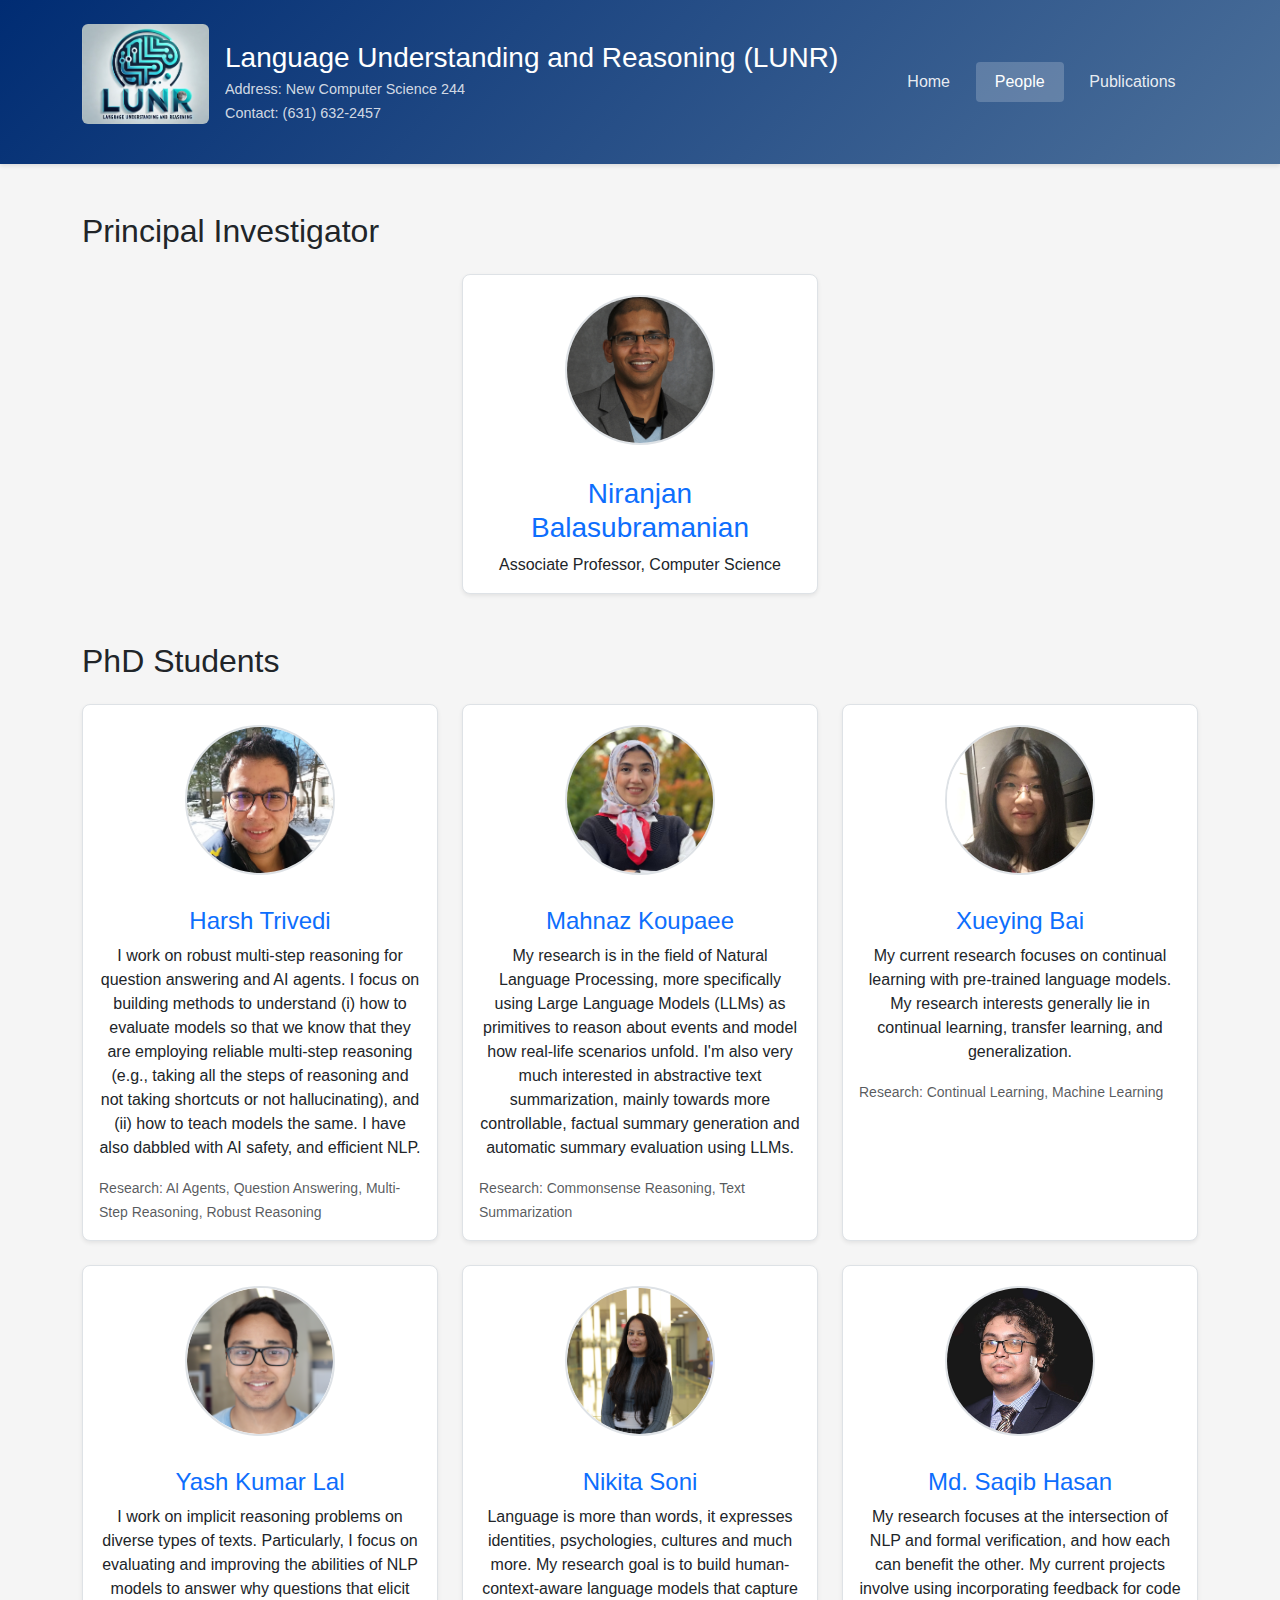
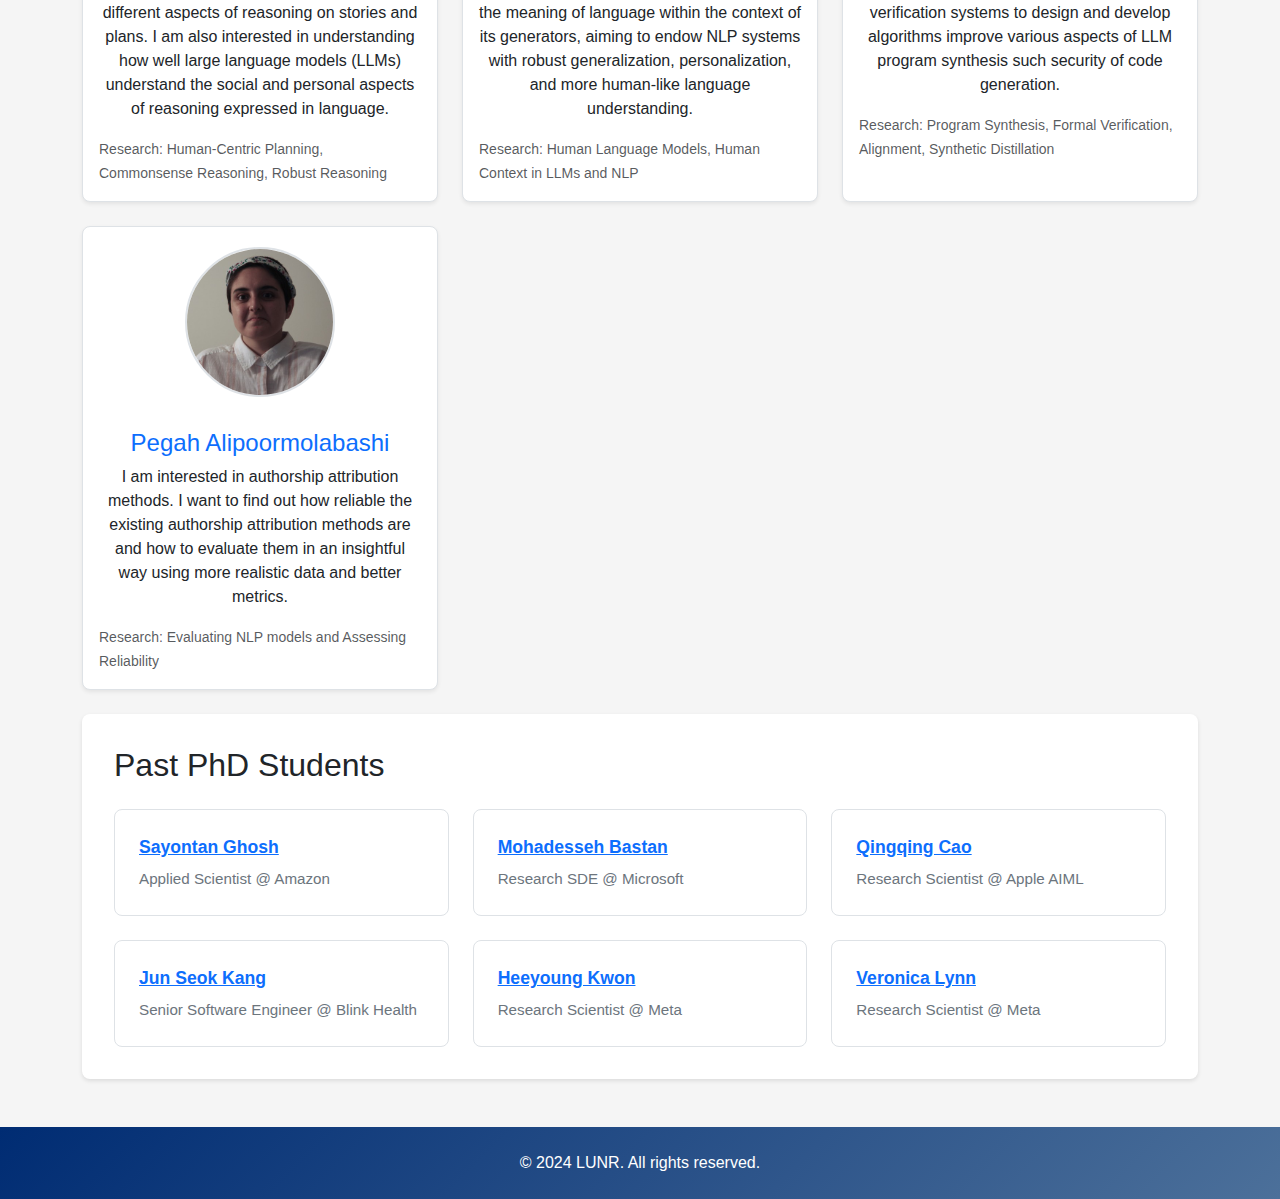
<file: labwebsite/people.html>
<!DOCTYPE html>
<html lang="en">
<head>
    <meta charset="UTF-8">
    <meta name="viewport" content="width=device-width, initial-scale=1.0">
    <title>LUNR Lab - Language Understanding and Reasoning</title>
    <link href="https://cdn.jsdelivr.net/npm/bootstrap@5.3.0/dist/css/bootstrap.min.css" rel="stylesheet">
    <link href="home.css" rel="stylesheet">
    <style>
        body {
            background-color: #f5f5f5;
        }
        
        .card {
            border: 1px solid #dee2e6;
            border-radius: 8px;
        }
        
        .card .rounded-circle {
            margin-top: 20px;
        }
    </style>
</head>
<body>
    <header class="text-white p-4">
        <div class="container">
            <div class="header-content">
                <div class="logo-section">
                    <img src="images/LUNR.png" class="img-fluid rounded h-100 object-fit-cover">
                    <div class="lab-info">
                        <h3 class="mb-0">Language Understanding and Reasoning (LUNR)</h3>
                        <p class="contact-info mb-0">Address: New Computer Science 244</p>
                        <p class="contact-info mb-0">Contact: (631) 632-2457</p>
                    </div>
                    <!-- <h3 class="mb-0">Language Understanding and Reasoning (LUNR)</h3> -->
                </div>
                <nav class="navbar navbar-expand-lg">
                    <button class="navbar-toggler" type="button" data-bs-toggle="collapse" data-bs-target="#navbarNav">
                        <span class="navbar-toggler-icon"></span>
                    </button>
                    <div class="collapse navbar-collapse" id="navbarNav">
                        <ul class="navbar-nav">
                            <li class="nav-item"><a href="home.html" class="nav-link">Home</a></li>
                            <li class="nav-item"><a href="people.html" class="nav-link active">People</a></li>
                            <li class="nav-item"><a href="publications.html" class="nav-link">Publications</a></li>
                        </ul>
                    </div>
                </nav>
            </div>
        </div>
    </header>

    <main class="container my-5">
        <section>
            <h2 class="mb-4">Principal Investigator</h2>
            <div class="row mb-5">
                <div class="col-4"></div>
                <div class="col-4">
                    <div class="card h-100 shadow-sm">
                        <div class="d-flex justify-content-center mb-3">
                            <img src="images/Niranjan.jpg" 
                                 class="rounded-circle border border-2"
                                 alt="Profile Picture" 
                                 style="width: 150px; height: 150px; object-fit: cover;">
                        </div>
                        <div class="card-body">
                            <h3 class="card-title text-center"><a href="https://www3.cs.stonybrook.edu/~niranjan/" class="text-decoration-none">Niranjan Balasubramanian</a></h3>
                            <p class="card-text text-center">Associate Professor, Computer Science</p>
                        </div>
                    </div>
                </div>
                <div class="col-4"></div>
            </div>

            <h2 class="mb-4">PhD Students</h2>
            <div class="row row-cols-1 row-cols-md-3 g-4">
                <div class="col">
                    <div class="card h-100 shadow-sm">
                        <div class="d-flex justify-content-center mb-3">
                            <img src="images/Harsh.jpg" 
                                 class="rounded-circle border border-2"
                                 alt="Profile Picture" 
                                 style="width: 150px; height: 150px; object-fit: cover;">
                        </div>
                        <div class="card-body">
                            <h4 class="card-title text-center"><a href="https://harshtrivedi.me" class="text-decoration-none">Harsh Trivedi</a></h4>
                            <p class="card-text text-center">I work on robust multi-step reasoning for question answering and AI agents. I focus on building methods to understand (i) how to evaluate models so that we know that they are employing reliable multi-step reasoning (e.g., taking all the steps of reasoning and not taking shortcuts or not hallucinating), and (ii) how to teach models the same. I have also dabbled with AI safety, and efficient NLP.</p>
                            <p class="card-text"><small class="text-muted">Research: AI Agents, Question Answering, Multi-Step Reasoning, Robust Reasoning</small></p>
                        </div>
                    </div>
                </div>
                <div class="col">
                    <div class="card h-100 shadow-sm">
                        <div class="d-flex justify-content-center mb-3">
                            <img src="images/Mahnaz.jpeg" 
                                 class="rounded-circle border border-2"
                                 alt="Profile Picture" 
                                 style="width: 150px; height: 150px; object-fit: cover;">
                        </div>
                        <div class="card-body">
                            <h4 class="card-title text-center"><a href="https://www3.cs.stonybrook.edu/~mkoupaee/" class="text-decoration-none">Mahnaz Koupaee</a></h4>
                            <p class="card-text text-center">My research is in the field of Natural Language Processing, more specifically using Large Language Models (LLMs) as primitives to reason about events and model how real-life scenarios unfold. I'm also very much interested in abstractive text summarization, mainly towards more controllable, factual summary generation and automatic summary evaluation using LLMs.</p>
                            <p class="card-text"><small class="text-muted">Research: Commonsense Reasoning, Text Summarization</small></p>
                        </div>
                    </div>
                </div>
                <div class="col">
                    <div class="card h-100 shadow-sm">
                        <div class="d-flex justify-content-center mb-3">
                            <img src="images/Xueying.jpeg" 
                                 class="rounded-circle border border-2"
                                 alt="Profile Picture" 
                                 style="width: 150px; height: 150px; object-fit: cover;">
                        </div>
                        <div class="card-body">
                            <h4 class="card-title text-center"><a href="https://www.linkedin.com/in/xueying-bai-296aa712b/" class="text-decoration-none">Xueying Bai</a></h4>
                            <p class="card-text text-center">My current research focuses on continual learning with pre-trained language models. My research interests generally lie in continual learning, transfer learning, and generalization.</p>
                            <p class="card-text"><small class="text-muted">Research: Continual Learning, Machine Learning</small></p>
                        </div>
                    </div>
                </div>
                <!-- <div class="col">
                    <div class="card h-100 shadow-sm">
                        <div class="d-flex justify-content-center mb-3">
                            <img src="images/Sayontan.jpeg" 
                                 class="rounded-circle border border-2"
                                 alt="Profile Picture" 
                                 style="width: 150px; height: 150px; object-fit: cover;">
                        </div>
                        <div class="card-body">
                            <h4 class="card-title text-center"><a href="https://www.linkedin.com/in/sayontan-ghosh-81a60679/" class="text-decoration-none">Sayontan Ghosh</a></h4>
                            <p class="card-text text-center">My primary research focus is on evaluating LLMs for state-based reasoning in text media such as narratives, conversation, etc. Apart from this, I have also done some work on other applications of NLP such as text to video distillation for action anticipation, PEFT, multilingual retrieval, representation learning etc.</p>
                            <p class="card-text"><small class="text-muted">Research: Commonsense Reasoning, Knowledge Distillation, Multilingual Text Retrieval, Representation Learning</small></p>
                        </div>
                    </div>
                </div> -->
                <div class="col">
                    <div class="card h-100 shadow-sm">
                        <div class="d-flex justify-content-center mb-3">
                            <img src="images/Yash.png" 
                                 class="rounded-circle border border-2"
                                 alt="Profile Picture" 
                                 style="width: 150px; height: 150px; object-fit: cover;">
                        </div>
                        <div class="card-body">
                            <h4 class="card-title text-center"><a href="https://ykl7.github.io" class="text-decoration-none">Yash Kumar Lal</a></h4>
                            <p class="card-text text-center">I work on implicit reasoning problems on diverse types of texts. Particularly, I focus on evaluating and improving the abilities of NLP models to answer why questions that elicit different aspects of reasoning on stories and plans. I am also interested in understanding how well large language models (LLMs) understand the social and personal aspects of reasoning expressed in language.</p>
                            <p class="card-text"><small class="text-muted">Research: Human-Centric Planning, Commonsense Reasoning, Robust Reasoning</small></p>
                        </div>
                    </div>
                </div>
                <div class="col">
                    <div class="card h-100 shadow-sm">
                        <div class="d-flex justify-content-center mb-3">
                            <img src="images/Nikita.jpg" 
                                 class="rounded-circle border border-2"
                                 alt="Profile Picture" 
                                 style="width: 150px; height: 150px; object-fit: cover;">
                        </div>
                        <div class="card-body">
                            <h4 class="card-title text-center"><a href="https://www3.cs.stonybrook.edu/~nisoni/" class="text-decoration-none">Nikita Soni</a></h4>
                            <p class="card-text text-center">Language is more than words, it expresses identities, psychologies, cultures and much more. My research goal is to build human-context-aware language models that capture the meaning of language within the context of its generators, aiming to endow NLP systems with robust generalization, personalization, and more human-like language understanding.</p>
                            <p class="card-text"><small class="text-muted">Research: Human Language Models, Human Context in LLMs and NLP</small></p>
                        </div>
                    </div>
                </div>
                <div class="col">
                    <div class="card h-100 shadow-sm">
                        <div class="d-flex justify-content-center mb-3">
                            <img src="images/Saqib.jpg" 
                                 class="rounded-circle border border-2"
                                 alt="Profile Picture" 
                                 style="width: 150px; height: 150px; object-fit: cover;">
                        </div>
                        <div class="card-body">
                            <h4 class="card-title text-center"><a href="https://saqibhasan057.github.io/website/" class="text-decoration-none">Md. Saqib Hasan</a></h4>
                            <p class="card-text text-center">My research focuses at the intersection of NLP and formal verification, and how each can benefit the other. My current projects involve using incorporating feedback for code verification systems to design and develop algorithms improve various aspects of LLM program synthesis such security of code generation.</p>
                            <p class="card-text"><small class="text-muted">Research: Program Synthesis, Formal Verification, Alignment, Synthetic Distillation</small></p>
                        </div>
                    </div>
                </div>
                <div class="col">
                    <div class="card h-100 shadow-sm">
                        <div class="d-flex justify-content-center mb-3">
                            <img src="images/Pegah.jpeg" 
                                 class="rounded-circle border border-2"
                                 alt="Profile Picture" 
                                 style="width: 150px; height: 150px; object-fit: cover;">
                        </div>
                        <div class="card-body">
                            <h4 class="card-title text-center"><a href="https://www.linkedin.com/in/pegah-alipoormolabashi-461b4914a/" class="text-decoration-none">Pegah Alipoormolabashi</a></h4>
                            <p class="card-text text-center">I am interested in authorship attribution methods. I want to find out how reliable the existing authorship attribution methods are and how to evaluate them in an insightful way using more realistic data and better metrics.</p>
                            <p class="card-text"><small class="text-muted">Research: Evaluating NLP models and Assessing Reliability</small></p>
                        </div>
                    </div>
                </div>
            </div>
            
            </br>

            <div class="past-students">
                <h2 class="mb-4">Past PhD Students</h2>
                <div class="alumni-grid">
                    <div class="alumni-card">
                        <div class="alumni-info">
                            <div class="alumni-name"><a href="https://www.linkedin.com/in/sayontan-ghosh-81a60679/">Sayontan Ghosh</a></div>
                            <div class="current-position">
                                Applied Scientist @ Amazon
                            </div>
                        </div>
                    </div>
                    
                    <div class="alumni-card">
                        <div class="alumni-info">
                            <div class="alumni-name"><a href="https://www.linkedin.com/in/mohadeseh-bastan/">Mohadesseh Bastan</a></div>
                            <div class="current-position">
                                Research SDE @ Microsoft
                            </div>
                        </div>
                    </div>
                    
                    <div class="alumni-card">
                        <div class="alumni-info">
                            <div class="alumni-name"><a href="https://www.linkedin.com/in/qqcao/">Qingqing Cao</a></div>
                            <div class="current-position">
                                Research Scientist @ Apple AIML
                            </div>
                        </div>
                    </div>
                    
                    <div class="alumni-card">
                        <div class="alumni-info">
                            <div class="alumni-name"><a href="https://www.linkedin.com/in/jun-seok-kang/">Jun Seok Kang</a></div>
                            <div class="current-position">
                                Senior Software Engineer @ Blink Health
                            </div>
                        </div>
                    </div>
                    
                    <div class="alumni-card">
                        <div class="alumni-info">
                            <div class="alumni-name"><a href="https://www.linkedin.com/in/heeyoung-kwon-9b1b6b2a/">Heeyoung Kwon</a></div>
                            <div class="current-position">
                                Research Scientist @ Meta
                            </div>
                        </div>
                    </div>
                    
                    <div class="alumni-card">
                        <div class="alumni-info">
                            <div class="alumni-name"><a href="https://www.linkedin.com/in/veronica-lynn-06613748/">Veronica Lynn</a></div>
                            <div class="current-position">
                                Research Scientist @ Meta
                            </div>
                        </div>
                    </div>
                </div>
            </div>

        </section>
    </main>

    <footer class="text-white py-4 mt-5">
        <div class="container text-center">
            <p class="mb-0">&copy; 2024 LUNR. All rights reserved.</p>
        </div>
    </footer>

    <script src="https://cdn.jsdelivr.net/npm/bootstrap@5.3.0/dist/js/bootstrap.bundle.min.js"></script>
</body>
</html>
</file>
<file: css/style.css>
#@import url(http://fonts.googleapis.com{{site.baseurl}}/css?family=Merriweather:300,300italic,400,400italic,700,700italic);
#@import url(http://fonts.googleapis.com{{site.baseurl}}/css?family=Merriweather:300,300italic,400,400italic,700,700italic);

#@import url({{site.baseurl}}/css?family=Montserrat);
@import url({{site.baseurl}}/css?family=Montserrat);

body { padding-top: 20px; padding-bottom: 40px; font-family: 'Merriweather', Georgia, Times; font-size: 16px; }

h1, h2, h3, h4, h5, h6, .h1, .h2, .h3, .h4, .h5, .h6 { font-family: 'Merriweather', Georgia, Times; font-weight: 700;}

blockquote p { font-size: 16px; line-height: 1.6em; }

/* Masthead */
.header, .footer, .header h3 { font-family: 'Montserrat', Helvetica, sans-serif; text-transform: uppercase; font-weight: normal; }

/* Navigation */
h3.text-muted a {text-decoration: none; color: #999999; }
h3.text-muted a:hover { text-decoration: none; color: #0088cc; }

img.avatar { margin-bottom: 30px; }
		
/* Custom container */
.container > hr { margin: 30px 0; }
.container > hr.footer {margin-bottom: 15px; }

/* E-Mail */
.obfuscate { unicode-bidi: bidi-override; direction: rtl; }

/* Jumbotron */     
.jumbotron { margin: 80px 0; }
.jumbotron h1 { font-size: 72px; line-height: 1; }
.jumbotron .btn { font-size: 21px; padding: 14px 24px; }
.marketing p { line-height: 25px; }
.marketing p.lead { line-height: 30px; }

/* Notes */
.notelist { width: 600px; margin: 0 auto; }
ul.listnotes { margin: 0 auto; }
ul.listnotes li {line-height: 30px; } 

/* Note */
.note, .contact, .about, .error, .swatches { width: 85%; margin: 0 auto; line-height: 26px; }
.note h2.date, .swatch-log h2.date { font-size: 24.5px; font-weight: 300; font-style: italic; }

/* Swatches */
.swatch-log h2.date { margin-bottom: 30px; }
.swatch-log { margin: 30px auto 70px; height: 140px; }
ul.swatch { list-style: none; margin: 0 auto; padding: 0; height: 50px; }
ul.swatch li { text-transform: uppercase; display: inline; float: left; height: 80px; width: 75px; text-indent: -9999px; font-size: 14px; text-align: center; font-family: 'Montserrat', Helvetica, sans-serif; background-image: url(/img/glass.png); background-repeat: repeat-x; background-position: 0 50%;}
ul.swatch li:hover { height: 75px; width: 75px; vertical-align: middle; text-indent: 0; }
/* 
 * ul.swatch li:last-child { webkit-border-top-right-radius: 9px; -webkit-border-bottom-right-radius: 9px; -moz-border-radius-topright: 9px; -moz-border-radius-bottomright: 9px; border-top-right-radius: 9px; border-bottom-right-radius: 9px; }
 * ul.swatch li:first-child { webkit-border-top-left-radius: 9px; -webkit-border-bottom-left-radius: 9px; -moz-border-radius-topleft: 9px; -moz-border-radius-bottomleft: 9px; border-top-left-radius: 9px; border-bottom-left-radius: 9px; }
 * */
.swatch-log p { font-size: 14px; clear: left; margin-top: 10px; font-family: 'Montserrat', Helvetica, sans-serif; text-transform: uppercase; }
.clear { clear: both; height: 20px; }

/* CV */
.cv {line-height: 23px; width: 90%; margin: 0 auto;}
.cv li { line-height: 23px; }
.cv h2 { font-size: 26.5px; }
.cv h1 { font-size: 32.5px; }

.notes, .contact, .about, .cv, .error, .swatches { margin-bottom: 30px; }

/* Contact */
iframe {font-family: 'Merriweather', Georgia, Times; font-size: 16px;}

/* About */
.about ul.list-unstyled li { line-height: 30px; text-indent: -30px; margin-left: 30px;}

/* Guides */
.guide { width: 90%; margin: 0 auto 60px auto; line-height: 26px;}
.guide .title { padding: 100px 30px 0px; width: 100%; height: 60%; margin-bottom: 40px; background: #d5d5d5; color: #428bca; }
.guide .title h1 { font-size: 46px; color: #181818; }
.guide p { margin: 0 0 1em;  }
.guide img { border: solid 1px #d5d5d5; border-radius: 4px; margin: 40px auto; display: block; }
.guide .notes { font-size: 12px; }
.guide .notes h2 { font-size: 14px; }

/* Code */
pre.prettyprint { padding: 10px !important; margin: 40px; font-size: 12px;}

.step { border-radius: 50%; 
	-moz-border-radius: 50%; 
	-webkit-border-radius: 50%; 
	width: 35px; 
	height: 35px; 
	background: #4679BD; 
	color: #FFF; 
	float: left;
	text-align: center;
	font-size: 24px;
	padding-top: 5.5px;
	margin: 5px 15px 0px 0px;
	font-family: 'Montserrat', Helvetica, sans-serif; }
</file>
<file: css/jumbotron.css>
/* Space out content a bit */
body {
	padding-top: 20px;
	padding-bottom: 20px;
}

/* Everything but the jumbotron gets side spacing for mobile first views */
.header,
.marketing,
.footer {
	padding-left: 15px;
	padding-right: 15px;
}

/* Custom page header */
.header {
	border-bottom: 1px solid #e5e5e5;
}
/* Make the masthead heading the same height as the navigation */
.header h3 {
	margin-top: 0;
	margin-bottom: 0;
	line-height: 40px;
	padding-bottom: 19px;
}

/* Custom page footer */
.footer {
	padding-top: 19px;
	color: #777;
	border-top: 1px solid #e5e5e5;
}

/* Customize container */
@media (min-width: 768px) {
	.container {
		max-width: 750px;
	}
}
.container-narrow > hr {
	margin: 30px 0;
}

/* Main marketing message and sign up button */
.jumbotron {
	text-align: center;
	border-bottom: 1px solid #e5e5e5;
}
.jumbotron .btn {
	font-size: 21px;
	padding: 14px 24px;
}

/* Supporting marketing content */
.marketing {
	margin: 40px 0;
}
.marketing p + h4 {
	margin-top: 28px;
}

/* Responsive: Portrait tablets and up */
@media screen and (min-width: 768px) {
	/* Remove the padding we set earlier */
	.header,
	.marketing,
	.footer {
		padding-left: 0;
		padding-right: 0;
	}
	/* Space out the masthead */
	.header {
		margin-bottom: 30px;
	}
	/* Remove the bottom border on the jumbotron for visual effect */
	.jumbotron {
		border-bottom: 0;
	}
}
</file>
<file: labwebsite/home.css>
body {
    font-family: 'Open Sans', sans-serif;
}

header {
    background: linear-gradient(135deg, #002c73 0%, #4c709a 100%);
    box-shadow: 0 2px 4px rgba(0,0,0,0.1);
}

.navbar {
    padding: 0.5rem 0;
}

.navbar-nav {
    margin-left: auto;
}

.nav-link {
    color: rgba(255,255,255,0.9) !important;
    font-weight: 500;
    padding: 0.5rem 1.2rem !important;
    transition: all 0.3s ease;
    border-radius: 4px;
    margin: 0 0.2rem;
}

.nav-link:hover {
    color: #ffffff !important;
    background-color: rgba(255,255,255,0.1);
    transform: translateY(-1px);
}

.nav-link.active {
    background-color: rgba(255,255,255,0.2);
    color: #ffffff !important;
}

.logo-section {
    padding-right: 2rem;
}

.logo-section h1 {
    font-weight: 700;
    letter-spacing: 1px;
}

.logo-section p {
    font-size: 0.9rem;
    opacity: 0.9;
}

.header-content {
    display: flex;
    align-items: center;
    justify-content: space-between;
}

.navbar-toggler {
    border-color: rgba(255,255,255,0.5);
}

.navbar-toggler-icon {
    background-image: url("data:image/svg+xml,%3csvg xmlns='http://www.w3.org/2000/svg' viewBox='0 0 30 30'%3e%3cpath stroke='rgba%28255, 255, 255, 0.7%29' stroke-linecap='round' stroke-miterlimit='10' stroke-width='2' d='M4 7h22M4 15h22M4 23h22'/%3e%3c/svg%3e");
}

@media (max-width: 991px) {
    .header-content {
        flex-direction: column;
        text-align: center;
    }
    
    .logo-section {
        padding-right: 0;
        margin-bottom: 1rem;
    }

    .navbar-nav {
        margin: 1rem 0;
    }

    .nav-link {
        text-align: center;
        margin: 0.2rem 0;
    }

    .img-fluid {
        max-height: 250px;
    }
    
    .card .img-fluid {
        max-height: 300px;
    }

    .contact-info {
        text-align: center;
    }
}

.card {
    transition: transform 0.3s ease;
    border: none;
    box-shadow: 0 2px 15px rgba(0,0,0,0.1);
}

.card:hover {
    transform: translateY(-5px);
}

.card-title {
    color: #1a237e;
}

footer {
    background: linear-gradient(135deg, #002c73 0%, #4c709a 100%);
}


body {
    background-color: #f5f5f5;
}
        
.card {
    border: 1px solid #dee2e6;
    border-radius: 8px;
}

.card .rounded-circle {
    margin-top: 20px;
}

.latest-news {
    padding: 1.5rem;
    background-color: #ffffff;
    border-radius: 8px;
    box-shadow: 0 2px 4px rgba(0, 0, 0, 0.1);
}

.latest-news h3 {
    color: #000000;
    margin-bottom: 1rem;
    font-weight: 600;
    border-bottom: 2px solid #e9ecef;
    padding-bottom: 0.5rem;
}

.news-list {
    list-style: none;
    padding: 0;
    margin: 0;
}

.news-item {
    display: flex;
    align-items: center;  /* Changed from flex-start to center for vertical alignment */
    margin-bottom: 0.5rem;
    padding: 0.75rem;
    background-color: white;
    border-radius: 6px;
    transition: transform 0.2s ease-in-out;
}

.news-item:last-child {
    margin-bottom: 0;
}

.news-date {
    background-color: #0d6efd;
    color: white;
    padding: 0.2rem 0.2rem;
    border-radius: 4px;
    font-weight: 600;
    font-size: 1rem;  /* Changed from 0.9rem to match content */
    min-width: 100px;
    text-align: center;
    margin-right: 1rem;
    height: fit-content;  /* Ensures the background doesn't stretch unnecessarily */
}

.news-content {
    flex: 1;
    line-height: 1.5;
    font-size: 1rem;  /* Explicitly set to match date */
    display: flex;    /* Added to help with vertical alignment */
    align-items: center;
    margin: 0;        /* Remove any default margins */
}

/* .news-item:hover {
    transform: translateX(10px);
    box-shadow: 0 2px 8px rgba(0, 0, 0, 0.1);
} */

.past-students {
    background-color: #ffffff;
    border-radius: 8px;
    padding: 2rem;
    box-shadow: 0 2px 4px rgba(0, 0, 0, 0.1);
}

.alumni-grid {
    display: grid;
    grid-template-columns: repeat(auto-fill, minmax(300px, 1fr));
    gap: 1.5rem;
    margin-top: 1.5rem;
}

.alumni-card {
    background: white;
    border-radius: 8px;
    padding: 1.5rem;
    border: 1px solid #dee2e6;
    transition: transform 0.2s ease, box-shadow 0.2s ease;
    display: flex;
    align-items: center;
}

.alumni-card:hover {
    transform: translateY(-5px);
    box-shadow: 0 4px 12px rgba(0, 0, 0, 0.1);
}

.alumni-info {
    flex: 1;
}

.alumni-name {
    font-weight: 600;
    color: #0d6efd;
    margin-bottom: 0.5rem;
    font-size: 1.1rem;
}

.current-position {
    color: #6c757d;
    font-size: 0.95rem;
    display: flex;
    align-items: center;
}

.company-icon {
    width: 20px;
    height: 20px;
    margin-right: 0.5rem;
    opacity: 0.7;
}

.img-fluid {
    max-height: 300px;
    width: 100%;
    object-fit: cover;
}

.card .img-fluid {
    height: 100%;
    max-height: 400px;
    object-fit: cover;
}

.logo-section .img-fluid {
    max-height: 100px;
    width: auto;
    margin-bottom: 1rem;
}

.logo-section {
    padding-right: 2rem;
    display: flex;
    align-items: center;
    gap: 1rem;  /* Creates space between the image and text */
}

.lab-info {
    flex: 1;
}

.contact-info {
    color: rgba(255,255,255,0.9);
    font-size: 0.9rem;
    line-height: 1.4;
    margin-top: 0.25rem;
}
</file>
